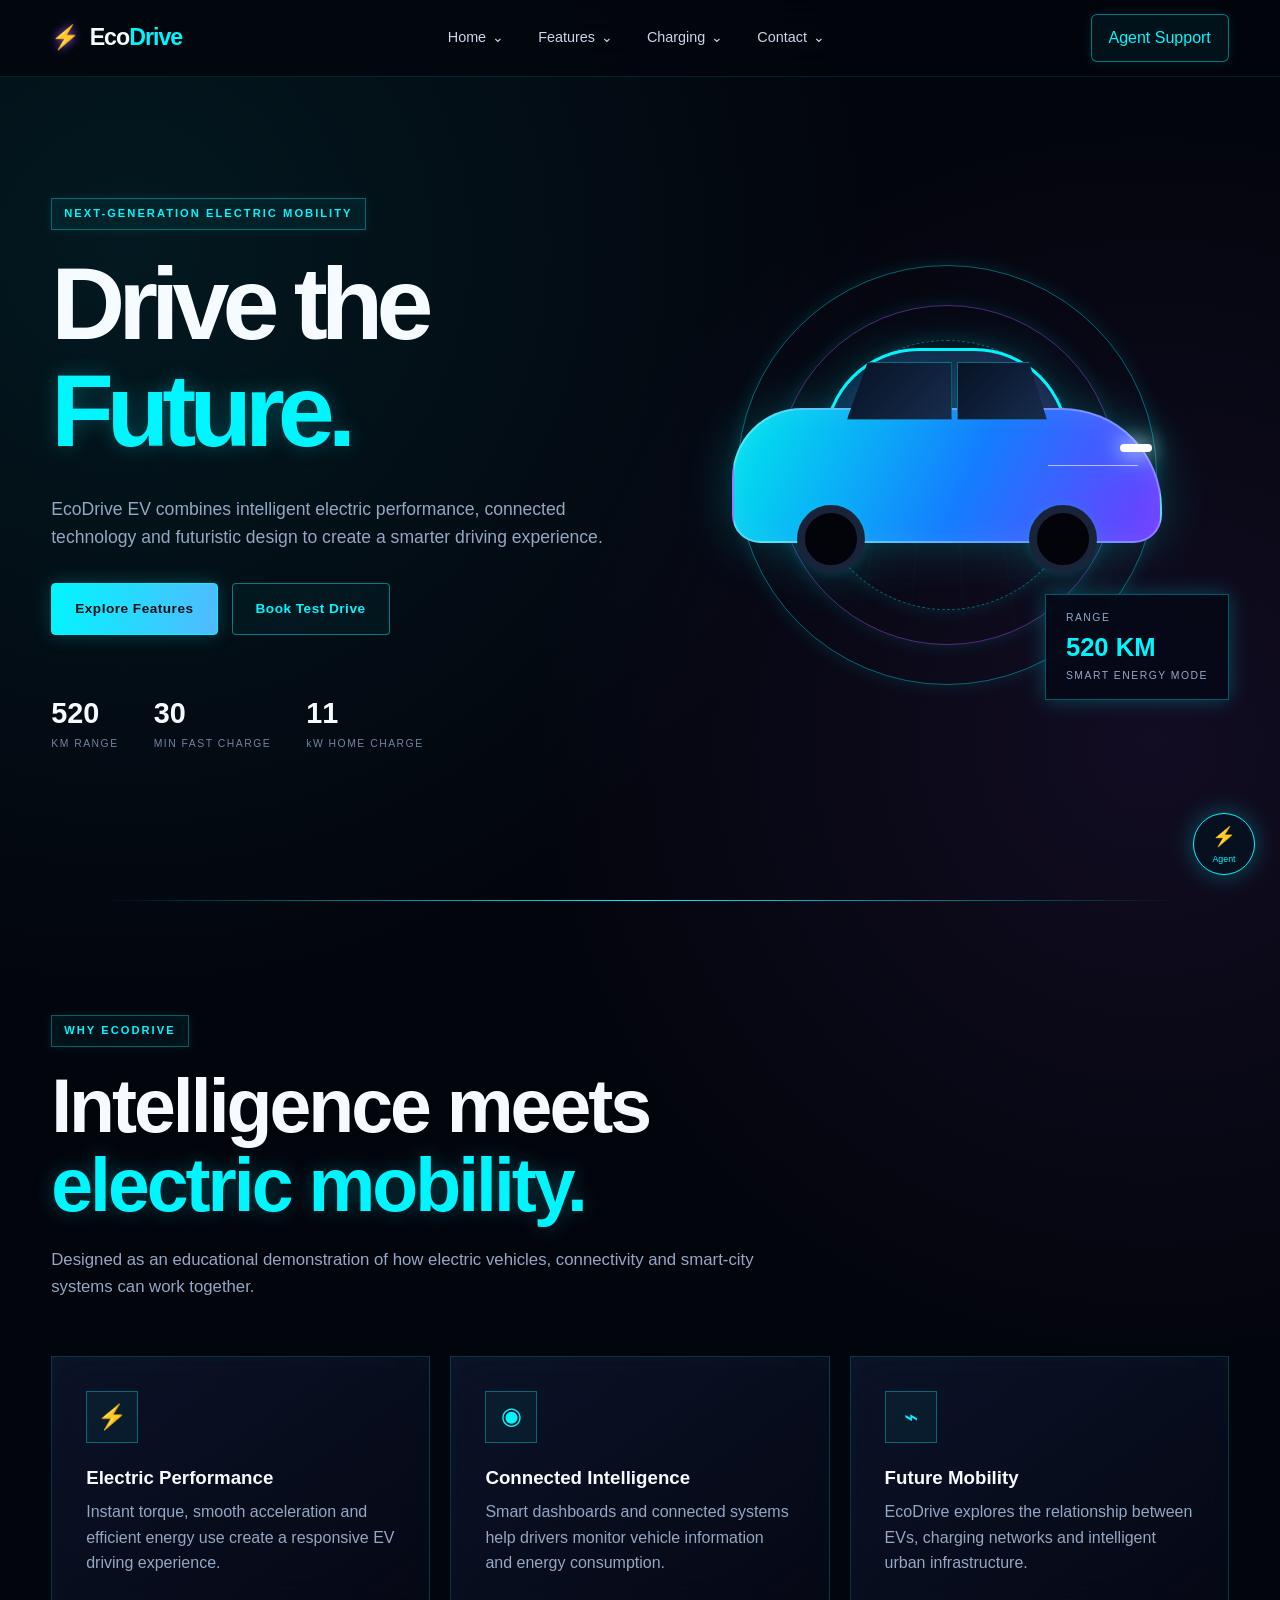
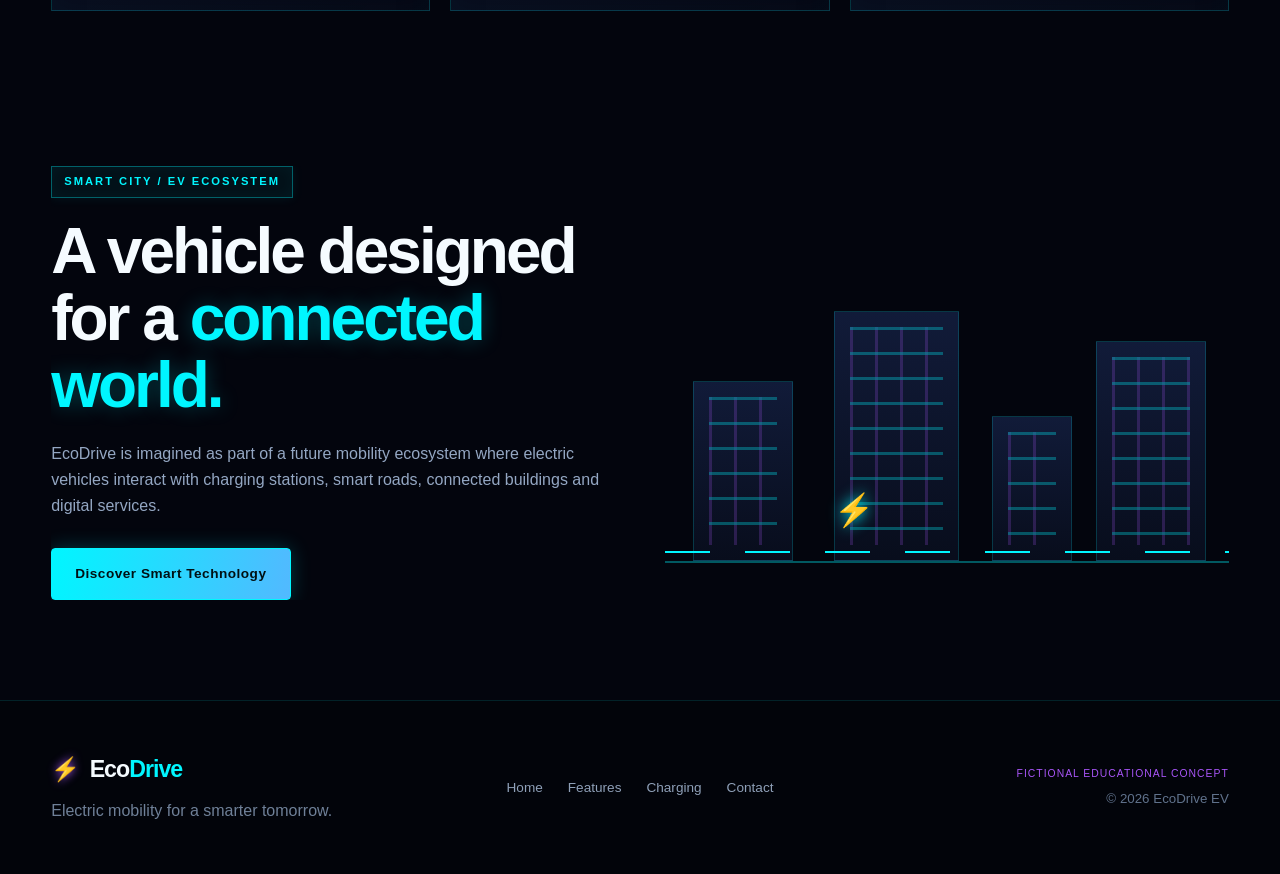
<file: index.html>
<!DOCTYPE html>
<html lang="en">
<head>
    <meta charset="UTF-8">
    <meta name="viewport" content="width=device-width, initial-scale=1.0">

    <title>EcoDrive EV | Futuristic Electric Mobility</title>

    <meta name="description"
          content="EcoDrive EV - a fictional futuristic electric vehicle and smart mobility concept.">

    <link rel="stylesheet" href="style.css">
</head>

<body>

<!-- ================= NAVIGATION ================= -->

<header class="navbar">

    <div class="nav-container">

        <a href="index.html" class="brand">
            <span class="brand-icon">⚡</span>
            Eco<span>Drive</span>
        </a>

        <button class="menu-toggle"
                id="menuToggle"
                aria-label="Open navigation">
            ☰
        </button>

        <nav class="main-nav" id="mainNav">

            <!-- HOME -->
            <div class="nav-dropdown">

                <a href="index.html" class="nav-link">
                    Home <span>⌄</span>
                </a>

                <div class="dropdown-menu">

                    <a href="index.html#overview">
                        EV Overview
                    </a>

                    <a href="index.html#why-ecodrive">
                        Why EcoDrive
                    </a>

                </div>

            </div>


            <!-- FEATURES -->
            <div class="nav-dropdown">

                <a href="features.html" class="nav-link">
                    Features <span>⌄</span>
                </a>

                <div class="dropdown-menu">

                    <a href="features.html#performance">
                        Performance
                    </a>

                    <a href="features.html#smart-tech">
                        Smart Technology
                    </a>

                </div>

            </div>


            <!-- CHARGING -->
            <div class="nav-dropdown">

                <a href="charging.html" class="nav-link">
                    Charging <span>⌄</span>
                </a>

                <div class="dropdown-menu">

                    <a href="charging.html#home-charging">
                        Home Charging
                    </a>

                    <a href="charging.html#fast-charging">
                        Fast Charging
                    </a>

                </div>

            </div>


            <!-- CONTACT -->
            <div class="nav-dropdown">

                <a href="contact.html" class="nav-link">
                    Contact <span>⌄</span>
                </a>

                <div class="dropdown-menu">

                    <a href="contact.html#test-drive">
                        Book a Test Drive
                    </a>

                    <a href="contact.html#support">
                        Customer Support
                    </a>

                </div>

            </div>

        </nav>

        <button class="nav-cta" data-open-chat>
            Agent Support
        </button>

    </div>

</header>


<!-- ================= HERO ================= -->

<main>

<section class="hero" id="overview">

    <div class="hero-grid">

        <div class="hero-content reveal">

            <div class="cyber-label">
                NEXT-GENERATION ELECTRIC MOBILITY
            </div>

            <h1>
                Drive the
                <span>Future.</span>
            </h1>

            <p class="hero-text">
                EcoDrive EV combines intelligent electric performance,
                connected technology and futuristic design to create
                a smarter driving experience.
            </p>

            <div class="hero-actions">

                <a href="features.html"
                   class="cyber-button primary-button">
                    Explore Features
                </a>

                <a href="contact.html#test-drive"
                   class="cyber-button secondary-button">
                    Book Test Drive
                </a>

            </div>

            <div class="hero-stats">

                <div class="stat">
                    <strong>520</strong>
                    <span>KM RANGE</span>
                </div>

                <div class="stat">
                    <strong>30</strong>
                    <span>MIN FAST CHARGE</span>
                </div>

                <div class="stat">
                    <strong>11</strong>
                    <span>kW HOME CHARGE</span>
                </div>

            </div>

        </div>


        <!-- Futuristic EV -->
        <div class="ev-visual reveal">

            <div class="city-grid"></div>

            <div class="energy-ring ring-one"></div>
            <div class="energy-ring ring-two"></div>
            <div class="energy-ring ring-three"></div>

            <div class="ev-car">

                <div class="ev-roof"></div>

                <div class="ev-window window-one"></div>
                <div class="ev-window window-two"></div>

                <div class="ev-body">

                    <div class="ev-light"></div>

                    <div class="ev-front-line"></div>

                </div>

                <div class="ev-wheel wheel-one"></div>
                <div class="ev-wheel wheel-two"></div>

            </div>

            <div class="range-panel">
                <span>RANGE</span>
                <strong>520 KM</strong>
                <small>SMART ENERGY MODE</small>
            </div>

        </div>

    </div>

</section>


<!-- ================= WHY ECODRIVE ================= -->

<section class="section cyber-section"
         id="why-ecodrive">

    <div class="section-heading reveal">

        <div class="cyber-label">
            WHY ECODRIVE
        </div>

        <h2>
            Intelligence meets
            <span>electric mobility.</span>
        </h2>

        <p>
            Designed as an educational demonstration of how
            electric vehicles, connectivity and smart-city systems
            can work together.
        </p>

    </div>


    <div class="glass-grid">

        <article class="glass-card reveal">

            <div class="card-icon">⚡</div>

            <h3>Electric Performance</h3>

            <p>
                Instant torque, smooth acceleration and efficient
                energy use create a responsive EV driving experience.
            </p>

        </article>


        <article class="glass-card reveal">

            <div class="card-icon">◉</div>

            <h3>Connected Intelligence</h3>

            <p>
                Smart dashboards and connected systems help drivers
                monitor vehicle information and energy consumption.
            </p>

        </article>


        <article class="glass-card reveal">

            <div class="card-icon">⌁</div>

            <h3>Future Mobility</h3>

            <p>
                EcoDrive explores the relationship between EVs,
                charging networks and intelligent urban infrastructure.
            </p>

        </article>

    </div>

</section>


<!-- ================= SMART CITY ================= -->

<section class="smart-city-section">

    <div class="smart-city-content reveal">

        <div class="cyber-label">
            SMART CITY / EV ECOSYSTEM
        </div>

        <h2>
            A vehicle designed
            for a <span>connected world.</span>
        </h2>

        <p>
            EcoDrive is imagined as part of a future mobility
            ecosystem where electric vehicles interact with
            charging stations, smart roads, connected buildings
            and digital services.
        </p>

        <a href="features.html#smart-tech"
           class="cyber-button primary-button">
            Discover Smart Technology
        </a>

    </div>

    <div class="city-animation">

        <div class="city-building building-one"></div>
        <div class="city-building building-two"></div>
        <div class="city-building building-three"></div>
        <div class="city-building building-four"></div>

        <div class="road-line"></div>

        <div class="city-car">
            ⚡
        </div>

    </div>

</section>

</main>


<!-- ================= FOOTER ================= -->

<footer class="footer">

    <div class="footer-container">

        <div>

            <a href="index.html" class="brand">
                <span class="brand-icon">⚡</span>
                Eco<span>Drive</span>
            </a>

            <p>
                Electric mobility for a smarter tomorrow.
            </p>

        </div>


        <div class="footer-links">

            <a href="index.html">Home</a>
            <a href="features.html">Features</a>
            <a href="charging.html">Charging</a>
            <a href="contact.html">Contact</a>

        </div>


        <div class="footer-note">

            <span>FICTIONAL EDUCATIONAL CONCEPT</span>

            <small>
                © 2026 EcoDrive EV
            </small>

        </div>

    </div>

</footer>


<!-- ================= CHATBOT ================= -->

<div class="chatbot" id="chatbot">

    <div class="chat-header">

        <div>
            <strong>EcoDrive Agent</strong>
            <span class="online-dot"></span>
            <small>Online</small>
        </div>

        <button id="closeChat"
                aria-label="Close chatbot">
            ×
        </button>

    </div>


    <div class="chat-messages"
         id="chatMessages">

        <div class="bot-message">
            Welcome to EcoDrive Agent Support!
            How may I help you?
        </div>

    </div>


    <div class="quick-actions">

        <button data-question="Tell me about EcoDrive">
            EcoDrive
        </button>

        <button data-question="What are the features?">
            Features
        </button>

        <button data-question="Tell me about charging">
            Charging
        </button>

        <button data-question="How can I book a test drive?">
            Test Drive
        </button>

    </div>


    <form class="chat-form" id="chatForm">

        <input type="text"
               id="chatInput"
               placeholder="Ask EcoDrive Agent..."
               autocomplete="off"
               required>

        <button type="submit">
            ➤
        </button>

    </form>

</div>


<button class="chat-launcher"
        id="chatLauncher"
        aria-label="Open EcoDrive Agent">
    <span>⚡</span>
    <small>Agent</small>
</button>


<script src="script.js"></script>

</body>
</html>
</file>
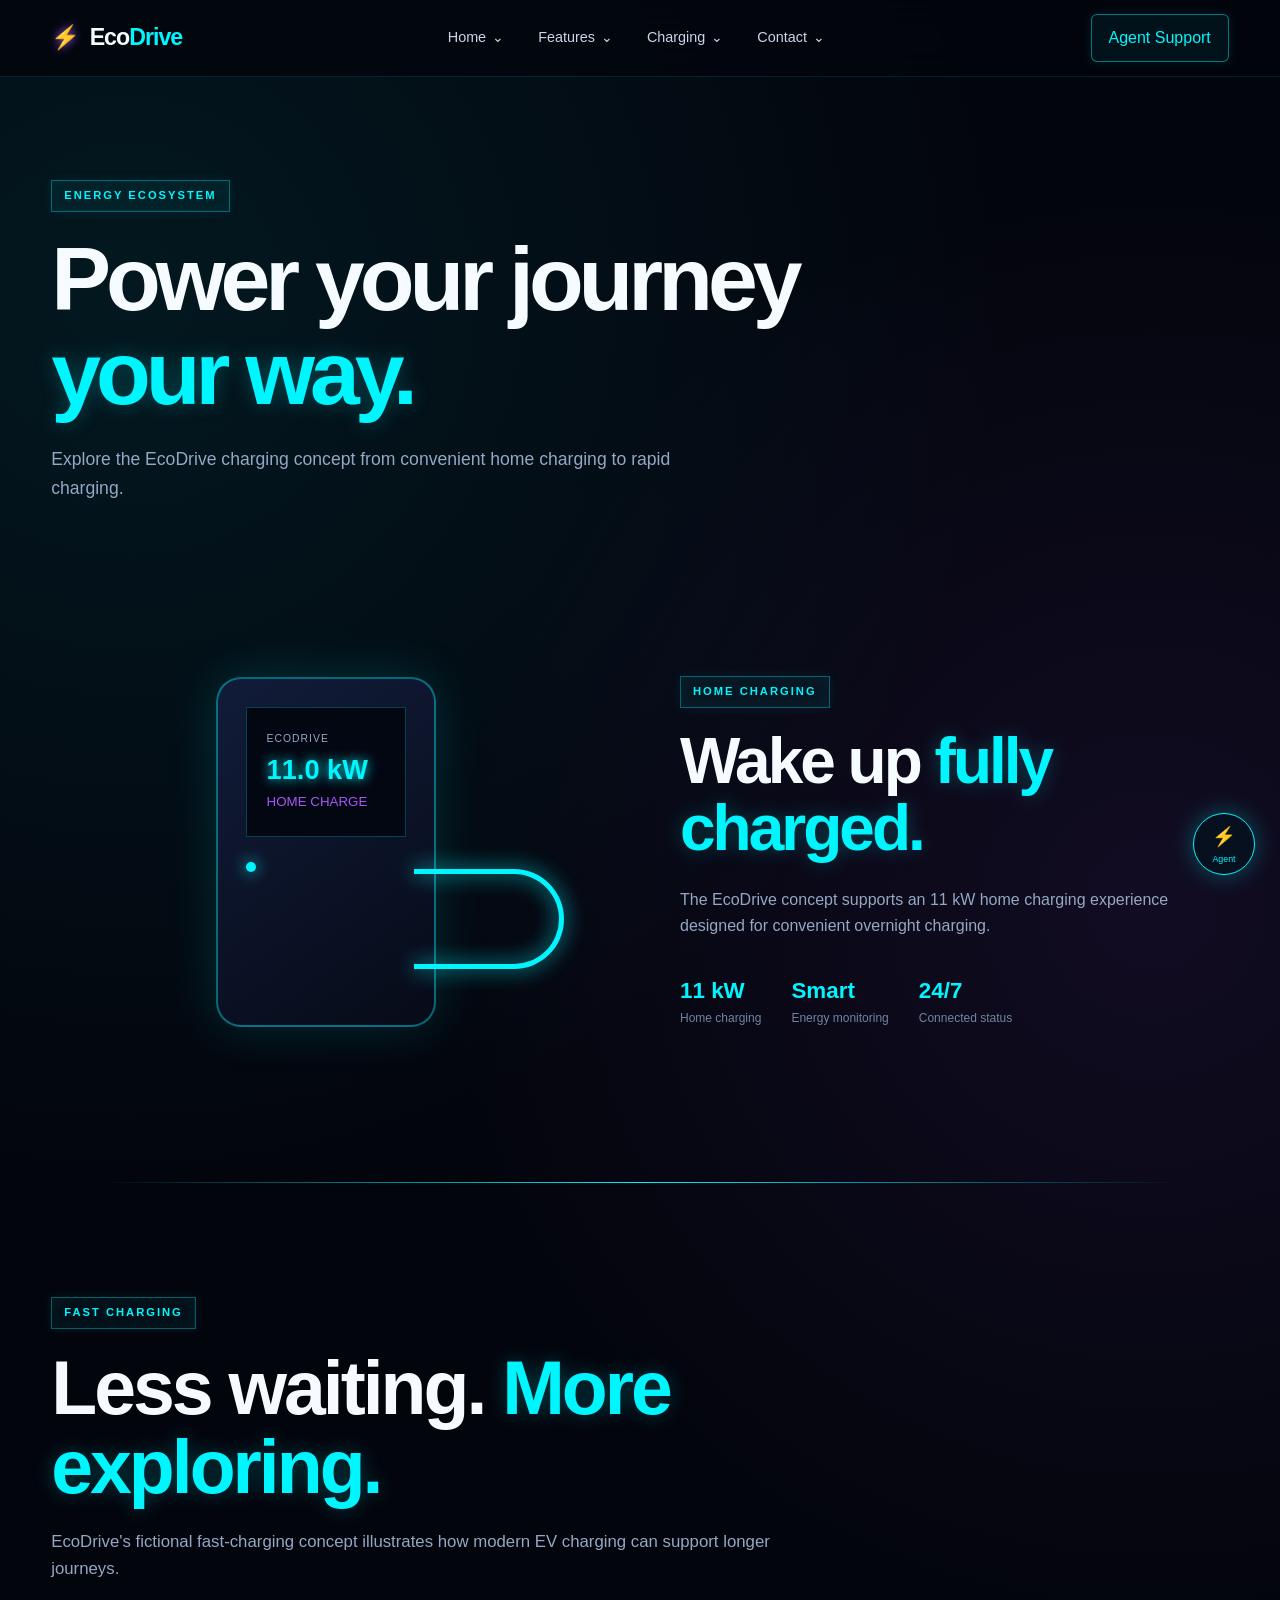
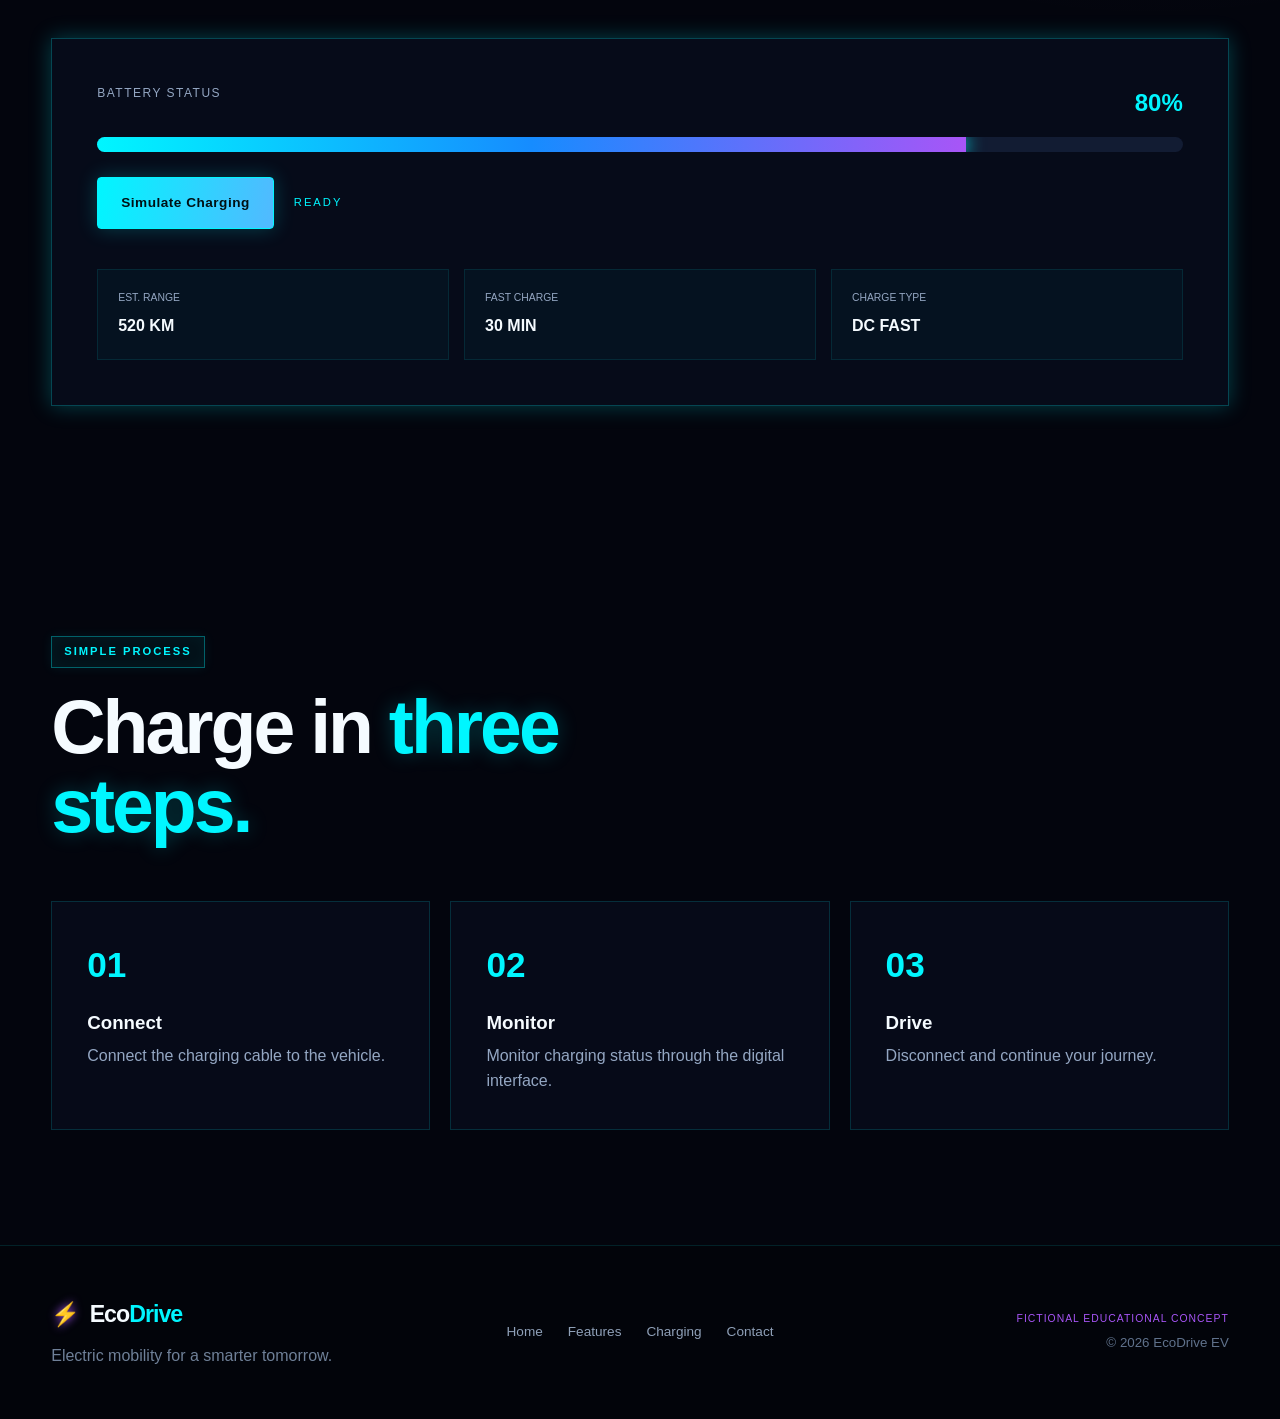
<file: charging.html>
<!DOCTYPE html>
<html lang="en">

<head>

    <meta charset="UTF-8">

    <meta name="viewport"
          content="width=device-width, initial-scale=1.0">

    <title>EcoDrive EV | Charging</title>

    <meta name="description"
          content="Explore EcoDrive EV home and fast charging.">

    <link rel="stylesheet" href="style.css">

</head>


<body>


<!-- ================= NAVIGATION ================= -->

<header class="navbar">

    <div class="nav-container">

        <a href="index.html" class="brand">
            <span class="brand-icon">⚡</span>
            Eco<span>Drive</span>
        </a>


        <button class="menu-toggle"
                id="menuToggle">
            ☰
        </button>


        <nav class="main-nav" id="mainNav">

            <div class="nav-dropdown">

                <a href="index.html" class="nav-link">
                    Home <span>⌄</span>
                </a>

                <div class="dropdown-menu">

                    <a href="index.html#overview">
                        EV Overview
                    </a>

                    <a href="index.html#why-ecodrive">
                        Why EcoDrive
                    </a>

                </div>

            </div>


            <div class="nav-dropdown">

                <a href="features.html" class="nav-link">
                    Features <span>⌄</span>
                </a>

                <div class="dropdown-menu">

                    <a href="features.html#performance">
                        Performance
                    </a>

                    <a href="features.html#smart-tech">
                        Smart Technology
                    </a>

                </div>

            </div>


            <div class="nav-dropdown">

                <a href="charging.html" class="nav-link">
                    Charging <span>⌄</span>
                </a>

                <div class="dropdown-menu">

                    <a href="#home-charging">
                        Home Charging
                    </a>

                    <a href="#fast-charging">
                        Fast Charging
                    </a>

                </div>

            </div>


            <div class="nav-dropdown">

                <a href="contact.html" class="nav-link">
                    Contact <span>⌄</span>
                </a>

                <div class="dropdown-menu">

                    <a href="contact.html#test-drive">
                        Book a Test Drive
                    </a>

                    <a href="contact.html#support">
                        Customer Support
                    </a>

                </div>

            </div>

        </nav>


        <button class="nav-cta" data-open-chat>
            Agent Support
        </button>

    </div>

</header>


<main>


<!-- ================= HERO ================= -->

<section class="page-hero">

    <div class="page-hero-content reveal">

        <div class="cyber-label">
            ENERGY ECOSYSTEM
        </div>

        <h1>
            Power your journey
            <span>your way.</span>
        </h1>

        <p>
            Explore the EcoDrive charging concept from
            convenient home charging to rapid charging.
        </p>

    </div>

</section>


<!-- ================= HOME CHARGING ================= -->

<section class="section"
         id="home-charging">

    <div class="charging-feature">

        <div class="charging-visual-large reveal">

            <div class="charger-unit">

                <div class="charger-screen">
                    <span>ECODRIVE</span>
                    <strong>11.0 kW</strong>
                    <small>HOME CHARGE</small>
                </div>

                <div class="charger-light"></div>

                <div class="charging-cable"></div>

            </div>

        </div>


        <div class="charging-info reveal">

            <div class="cyber-label">
                HOME CHARGING
            </div>

            <h2>
                Wake up
                <span>fully charged.</span>
            </h2>

            <p>
                The EcoDrive concept supports an 11 kW home
                charging experience designed for convenient
                overnight charging.
            </p>


            <div class="spec-list">

                <div>
                    <strong>11 kW</strong>
                    <span>Home charging</span>
                </div>

                <div>
                    <strong>Smart</strong>
                    <span>Energy monitoring</span>
                </div>

                <div>
                    <strong>24/7</strong>
                    <span>Connected status</span>
                </div>

            </div>

        </div>

    </div>

</section>


<!-- ================= FAST CHARGING ================= -->

<section class="section cyber-section"
         id="fast-charging">

    <div class="section-heading reveal">

        <div class="cyber-label">
            FAST CHARGING
        </div>

        <h2>
            Less waiting.
            <span>More exploring.</span>
        </h2>

        <p>
            EcoDrive's fictional fast-charging concept
            illustrates how modern EV charging can support
            longer journeys.
        </p>

    </div>


    <div class="charging-dashboard reveal">

        <div class="charge-progress">

            <div class="progress-header">

                <span>
                    BATTERY STATUS
                </span>

                <strong id="batteryValue">
                    80%
                </strong>

            </div>


            <div class="progress-track">

                <div class="progress-fill"
                     id="progressFill">
                </div>

            </div>


            <div class="charge-controls">

                <button id="chargeButton"
                        class="cyber-button primary-button">

                    Simulate Charging

                </button>

                <span id="chargeStatus">
                    READY
                </span>

            </div>

        </div>


        <div class="charging-data">

            <div>
                <span>EST. RANGE</span>
                <strong>520 KM</strong>
            </div>

            <div>
                <span>FAST CHARGE</span>
                <strong>30 MIN</strong>
            </div>

            <div>
                <span>CHARGE TYPE</span>
                <strong>DC FAST</strong>
            </div>

        </div>

    </div>

</section>


<!-- ================= CHARGING STEPS ================= -->

<section class="section">

    <div class="section-heading reveal">

        <div class="cyber-label">
            SIMPLE PROCESS
        </div>

        <h2>
            Charge in
            <span>three steps.</span>
        </h2>

    </div>


    <div class="steps-grid">

        <article class="step-card reveal">

            <div class="step-number">
                01
            </div>

            <h3>Connect</h3>

            <p>
                Connect the charging cable to the vehicle.
            </p>

        </article>


        <article class="step-card reveal">

            <div class="step-number">
                02
            </div>

            <h3>Monitor</h3>

            <p>
                Monitor charging status through the
                digital interface.
            </p>

        </article>


        <article class="step-card reveal">

            <div class="step-number">
                03
            </div>

            <h3>Drive</h3>

            <p>
                Disconnect and continue your journey.
            </p>

        </article>

    </div>

</section>


</main>


<footer class="footer">

    <div class="footer-container">

        <div>

            <a href="index.html" class="brand">
                <span class="brand-icon">⚡</span>
                Eco<span>Drive</span>
            </a>

            <p>
                Electric mobility for a smarter tomorrow.
            </p>

        </div>


        <div class="footer-links">

            <a href="index.html">Home</a>
            <a href="features.html">Features</a>
            <a href="charging.html">Charging</a>
            <a href="contact.html">Contact</a>

        </div>


        <div class="footer-note">

            <span>FICTIONAL EDUCATIONAL CONCEPT</span>

            <small>
                © 2026 EcoDrive EV
            </small>

        </div>

    </div>

</footer>


<!-- CHATBOT -->

<div class="chatbot" id="chatbot">

    <div class="chat-header">

        <div>
            <strong>EcoDrive Agent</strong>
            <span class="online-dot"></span>
            <small>Online</small>
        </div>

        <button id="closeChat">×</button>

    </div>


    <div class="chat-messages"
         id="chatMessages">

        <div class="bot-message">
            Welcome to EcoDrive Agent Support!
            How may I help you?
        </div>

    </div>


    <div class="quick-actions">

        <button data-question="Tell me about EcoDrive">
            EcoDrive
        </button>

        <button data-question="What are the features?">
            Features
        </button>

        <button data-question="Tell me about charging">
            Charging
        </button>

        <button data-question="How can I book a test drive?">
            Test Drive
        </button>

    </div>


    <form class="chat-form"
          id="chatForm">

        <input type="text"
               id="chatInput"
               placeholder="Ask EcoDrive Agent..."
               required>

        <button type="submit">
            ➤
        </button>

    </form>

</div>


<button class="chat-launcher"
        id="chatLauncher">

    <span>⚡</span>
    <small>Agent</small>

</button>


<script src="script.js"></script>

</body>

</html>
</file>
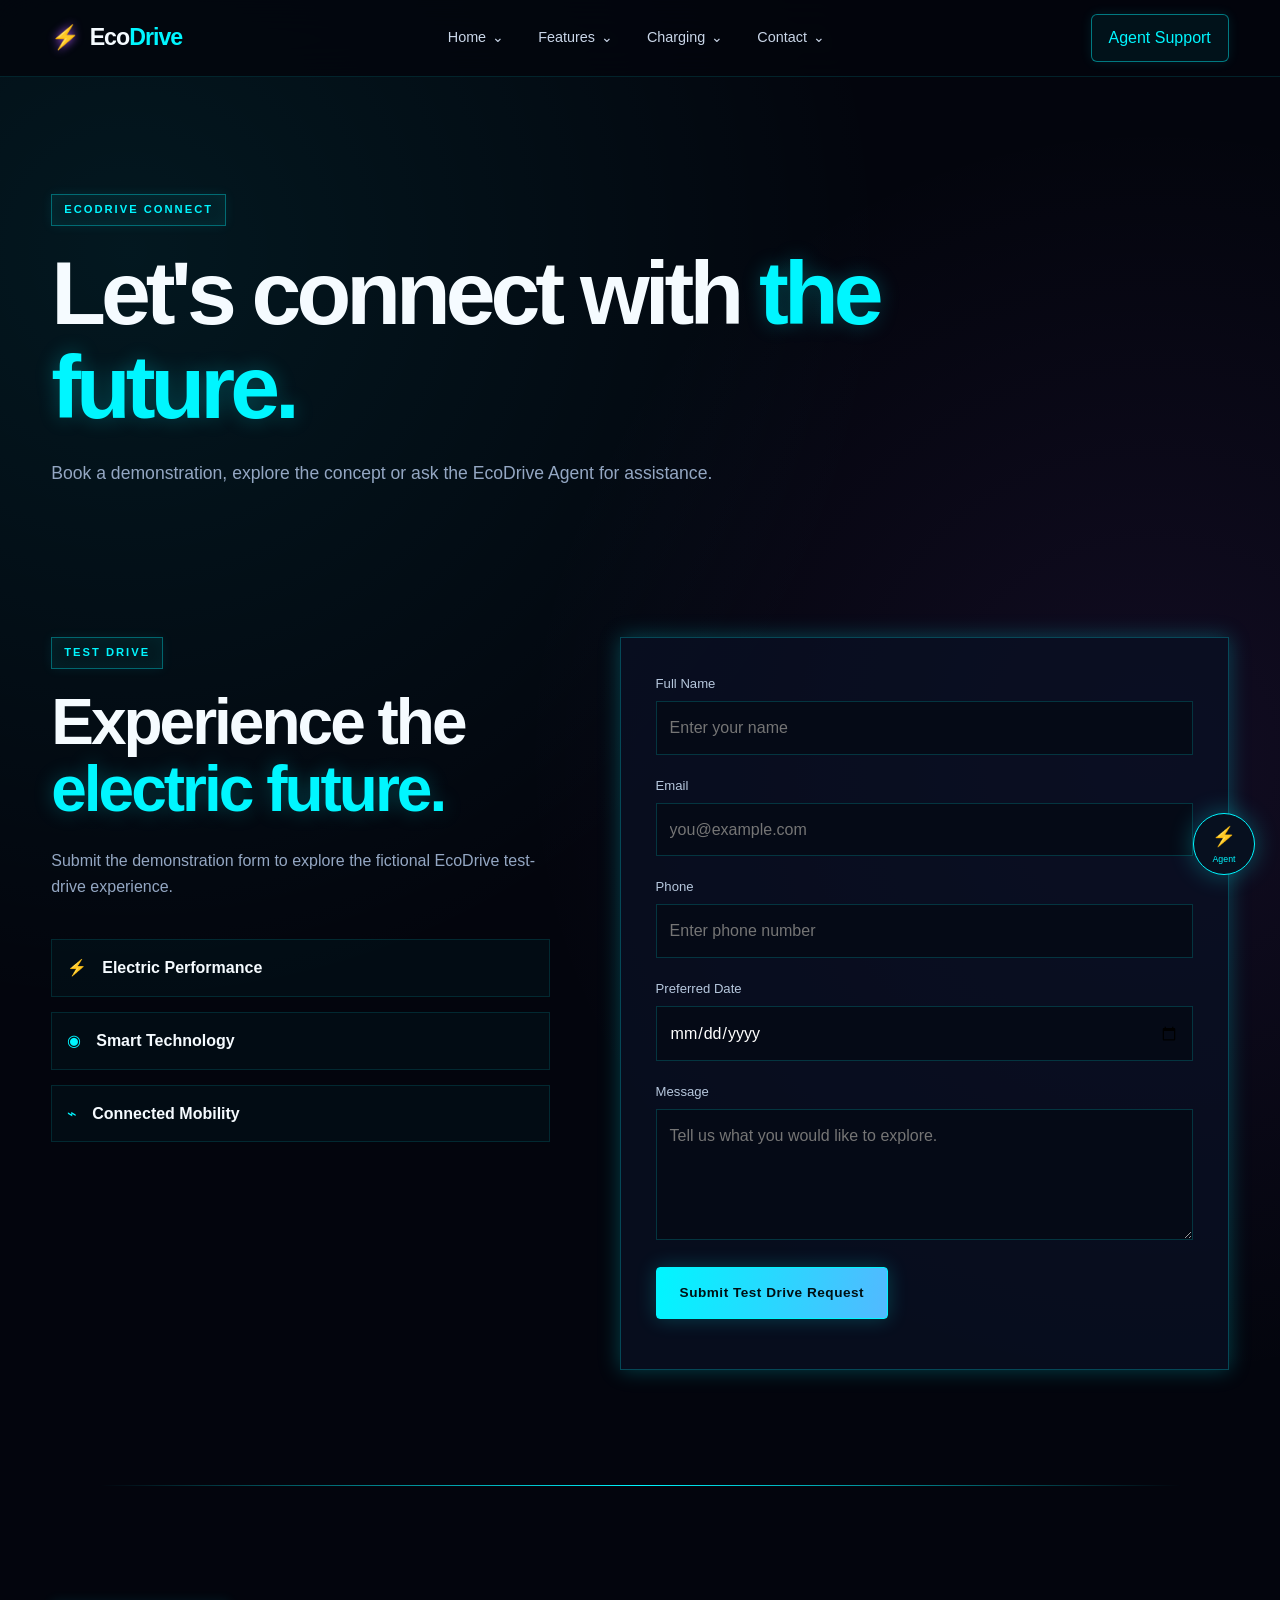
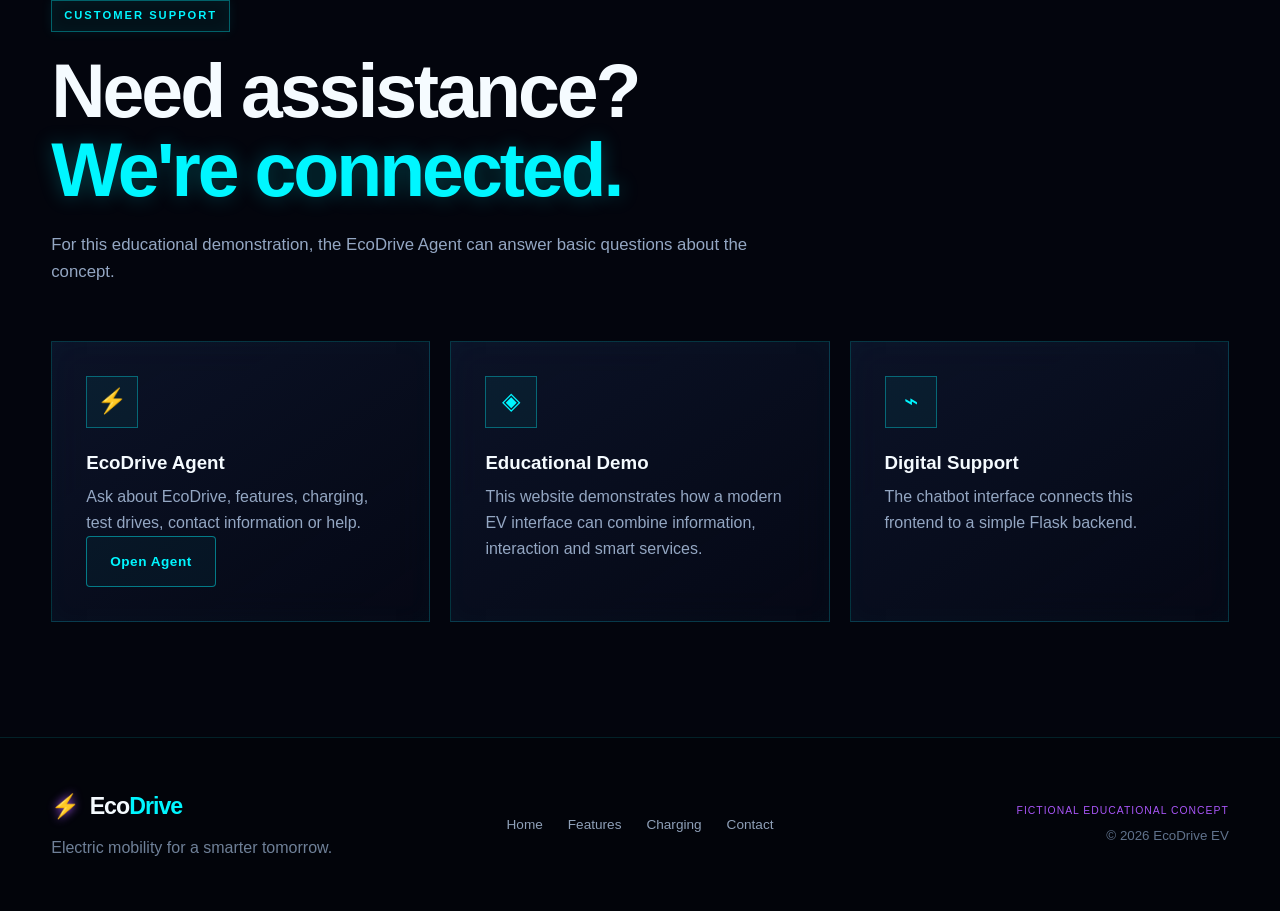
<file: contact.html>
<!DOCTYPE html>
<html lang="en">

<head>

    <meta charset="UTF-8">

    <meta name="viewport"
          content="width=device-width, initial-scale=1.0">

    <title>EcoDrive EV | Contact</title>

    <meta name="description"
          content="Contact EcoDrive EV and book a fictional test drive.">

    <link rel="stylesheet" href="style.css">

</head>


<body>


<!-- ================= NAVIGATION ================= -->

<header class="navbar">

    <div class="nav-container">

        <a href="index.html" class="brand">
            <span class="brand-icon">⚡</span>
            Eco<span>Drive</span>
        </a>


        <button class="menu-toggle"
                id="menuToggle">
            ☰
        </button>


        <nav class="main-nav" id="mainNav">

            <div class="nav-dropdown">

                <a href="index.html" class="nav-link">
                    Home <span>⌄</span>
                </a>

                <div class="dropdown-menu">

                    <a href="index.html#overview">
                        EV Overview
                    </a>

                    <a href="index.html#why-ecodrive">
                        Why EcoDrive
                    </a>

                </div>

            </div>


            <div class="nav-dropdown">

                <a href="features.html" class="nav-link">
                    Features <span>⌄</span>
                </a>

                <div class="dropdown-menu">

                    <a href="features.html#performance">
                        Performance
                    </a>

                    <a href="features.html#smart-tech">
                        Smart Technology
                    </a>

                </div>

            </div>


            <div class="nav-dropdown">

                <a href="charging.html" class="nav-link">
                    Charging <span>⌄</span>
                </a>

                <div class="dropdown-menu">

                    <a href="charging.html#home-charging">
                        Home Charging
                    </a>

                    <a href="charging.html#fast-charging">
                        Fast Charging
                    </a>

                </div>

            </div>


            <div class="nav-dropdown">

                <a href="contact.html" class="nav-link">
                    Contact <span>⌄</span>
                </a>

                <div class="dropdown-menu">

                    <a href="#test-drive">
                        Book a Test Drive
                    </a>

                    <a href="#support">
                        Customer Support
                    </a>

                </div>

            </div>

        </nav>


        <button class="nav-cta"
                data-open-chat>
            Agent Support
        </button>

    </div>

</header>


<main>


<!-- ================= HERO ================= -->

<section class="page-hero">

    <div class="page-hero-content reveal">

        <div class="cyber-label">
            ECODRIVE CONNECT
        </div>

        <h1>
            Let's connect with
            <span>the future.</span>
        </h1>

        <p>
            Book a demonstration, explore the concept or
            ask the EcoDrive Agent for assistance.
        </p>

    </div>

</section>


<!-- ================= TEST DRIVE ================= -->

<section class="section"
         id="test-drive">

    <div class="contact-grid">


        <div class="contact-intro reveal">

            <div class="cyber-label">
                TEST DRIVE
            </div>

            <h2>
                Experience the
                <span>electric future.</span>
            </h2>

            <p>
                Submit the demonstration form to explore
                the fictional EcoDrive test-drive experience.
            </p>


            <div class="contact-info">

                <div>
                    <span>⚡</span>
                    <strong>Electric Performance</strong>
                </div>

                <div>
                    <span>◉</span>
                    <strong>Smart Technology</strong>
                </div>

                <div>
                    <span>⌁</span>
                    <strong>Connected Mobility</strong>
                </div>

            </div>

        </div>


        <form class="cyber-form reveal"
              id="testDriveForm">

            <label for="fullName">
                Full Name
            </label>

            <input id="fullName"
                   type="text"
                   placeholder="Enter your name"
                   required>


            <label for="email">
                Email
            </label>

            <input id="email"
                   type="email"
                   placeholder="you@example.com"
                   required>


            <label for="phone">
                Phone
            </label>

            <input id="phone"
                   type="tel"
                   placeholder="Enter phone number"
                   required>


            <label for="driveDate">
                Preferred Date
            </label>

            <input id="driveDate"
                   type="date"
                   required>


            <label for="message">
                Message
            </label>

            <textarea id="message"
                      rows="4"
                      placeholder="Tell us what you would like to explore."></textarea>


            <button type="submit"
                    class="cyber-button primary-button">

                Submit Test Drive Request

            </button>


            <p id="testDriveMessage"
               class="form-success">
            </p>

        </form>

    </div>

</section>


<!-- ================= SUPPORT ================= -->

<section class="section cyber-section"
         id="support">

    <div class="section-heading reveal">

        <div class="cyber-label">
            CUSTOMER SUPPORT
        </div>

        <h2>
            Need assistance?
            <span>We're connected.</span>
        </h2>

        <p>
            For this educational demonstration, the EcoDrive
            Agent can answer basic questions about the concept.
        </p>

    </div>


    <div class="support-grid">


        <article class="glass-card reveal">

            <div class="card-icon">
                ⚡
            </div>

            <h3>EcoDrive Agent</h3>

            <p>
                Ask about EcoDrive, features, charging,
                test drives, contact information or help.
            </p>

            <button class="cyber-button secondary-button"
                    data-open-chat>

                Open Agent

            </button>

        </article>


        <article class="glass-card reveal">

            <div class="card-icon">
                ◈
            </div>

            <h3>Educational Demo</h3>

            <p>
                This website demonstrates how a modern
                EV interface can combine information,
                interaction and smart services.
            </p>

        </article>


        <article class="glass-card reveal">

            <div class="card-icon">
                ⌁
            </div>

            <h3>Digital Support</h3>

            <p>
                The chatbot interface connects this
                frontend to a simple Flask backend.
            </p>

        </article>


    </div>

</section>


</main>


<footer class="footer">

    <div class="footer-container">

        <div>

            <a href="index.html" class="brand">
                <span class="brand-icon">⚡</span>
                Eco<span>Drive</span>
            </a>

            <p>
                Electric mobility for a smarter tomorrow.
            </p>

        </div>


        <div class="footer-links">

            <a href="index.html">Home</a>
            <a href="features.html">Features</a>
            <a href="charging.html">Charging</a>
            <a href="contact.html">Contact</a>

        </div>


        <div class="footer-note">

            <span>FICTIONAL EDUCATIONAL CONCEPT</span>

            <small>
                © 2026 EcoDrive EV
            </small>

        </div>

    </div>

</footer>


<!-- CHATBOT -->

<div class="chatbot" id="chatbot">

    <div class="chat-header">

        <div>
            <strong>EcoDrive Agent</strong>
            <span class="online-dot"></span>
            <small>Online</small>
        </div>

        <button id="closeChat">
            ×
        </button>

    </div>


    <div class="chat-messages"
         id="chatMessages">

        <div class="bot-message">
            Welcome to EcoDrive Agent Support!
            How may I help you?
        </div>

    </div>


    <div class="quick-actions">

        <button data-question="Tell me about EcoDrive">
            EcoDrive
        </button>

        <button data-question="What are the features?">
            Features
        </button>

        <button data-question="Tell me about charging">
            Charging
        </button>

        <button data-question="How can I book a test drive?">
            Test Drive
        </button>

    </div>


    <form class="chat-form"
          id="chatForm">

        <input type="text"
               id="chatInput"
               placeholder="Ask EcoDrive Agent..."
               required>

        <button type="submit">
            ➤
        </button>

    </form>

</div>


<button class="chat-launcher"
        id="chatLauncher">

    <span>⚡</span>
    <small>Agent</small>

</button>


<script src="script.js"></script>

</body>

</html>
</file>
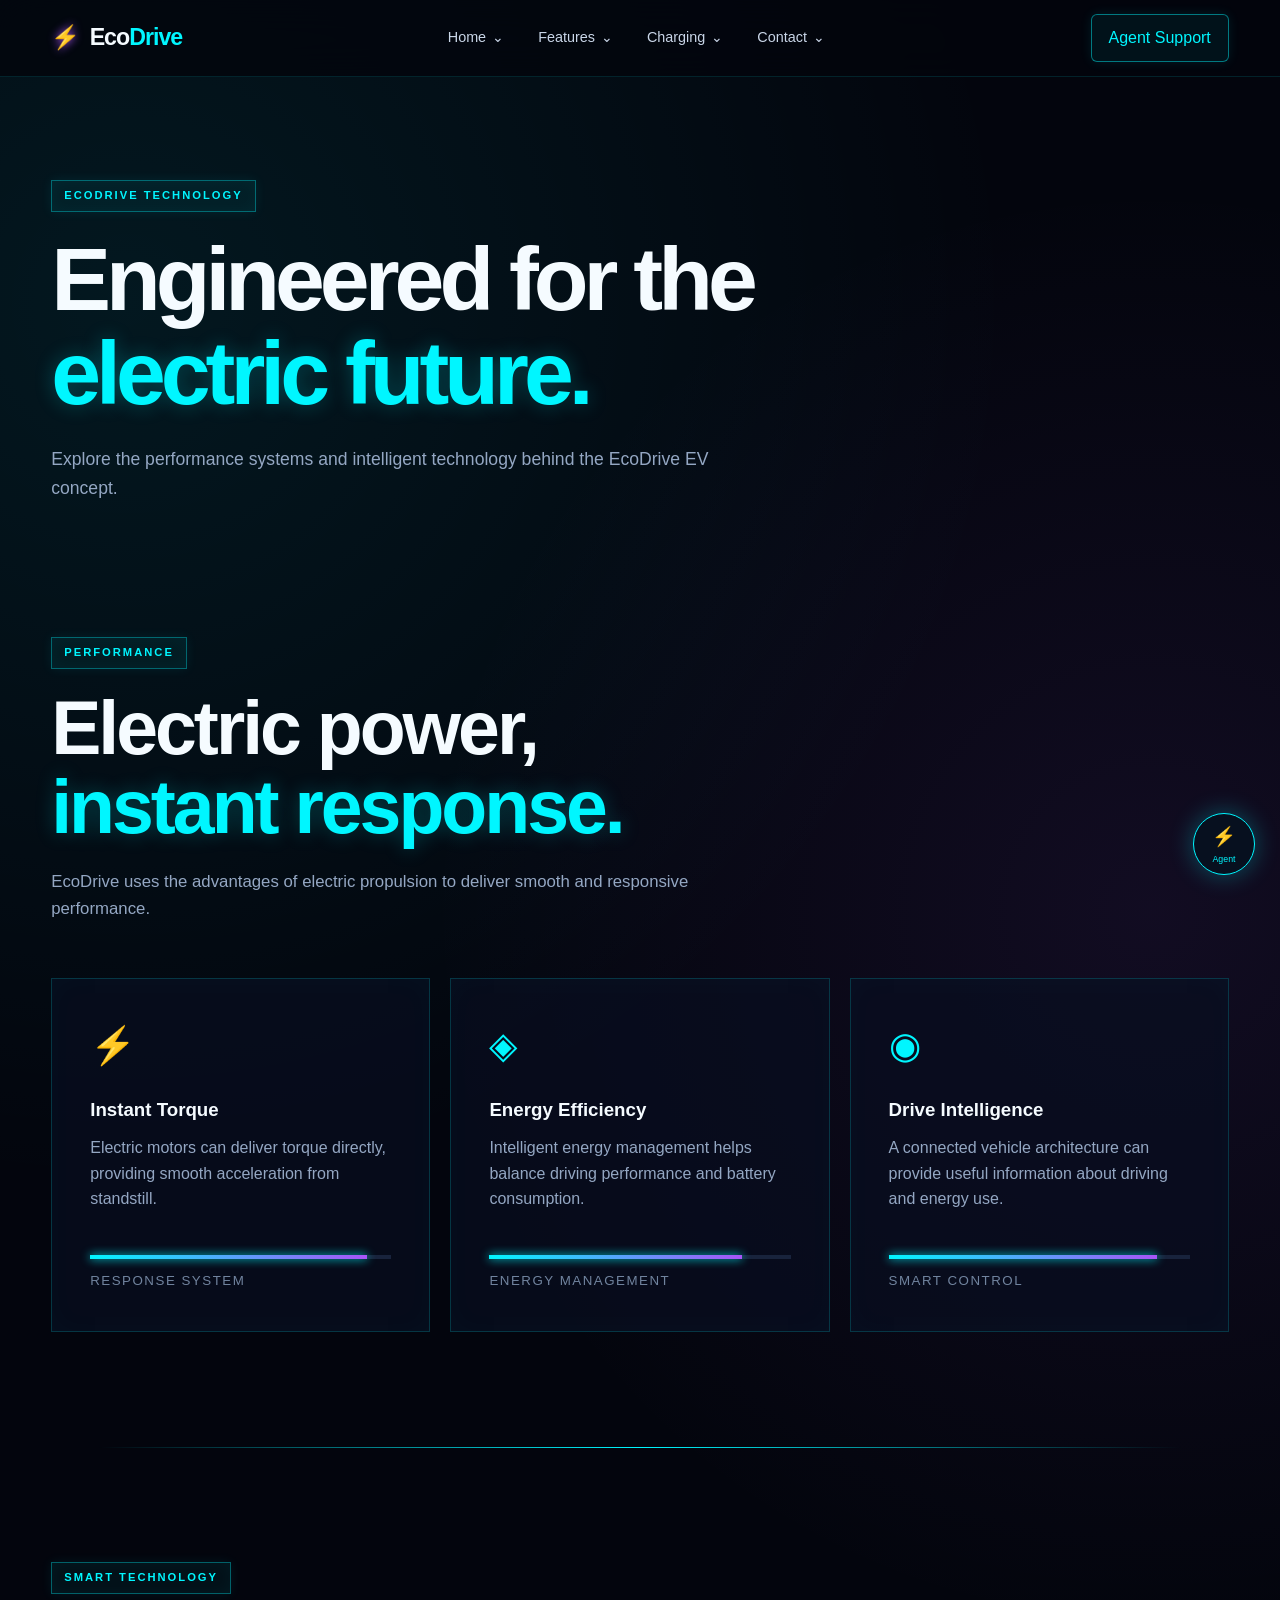
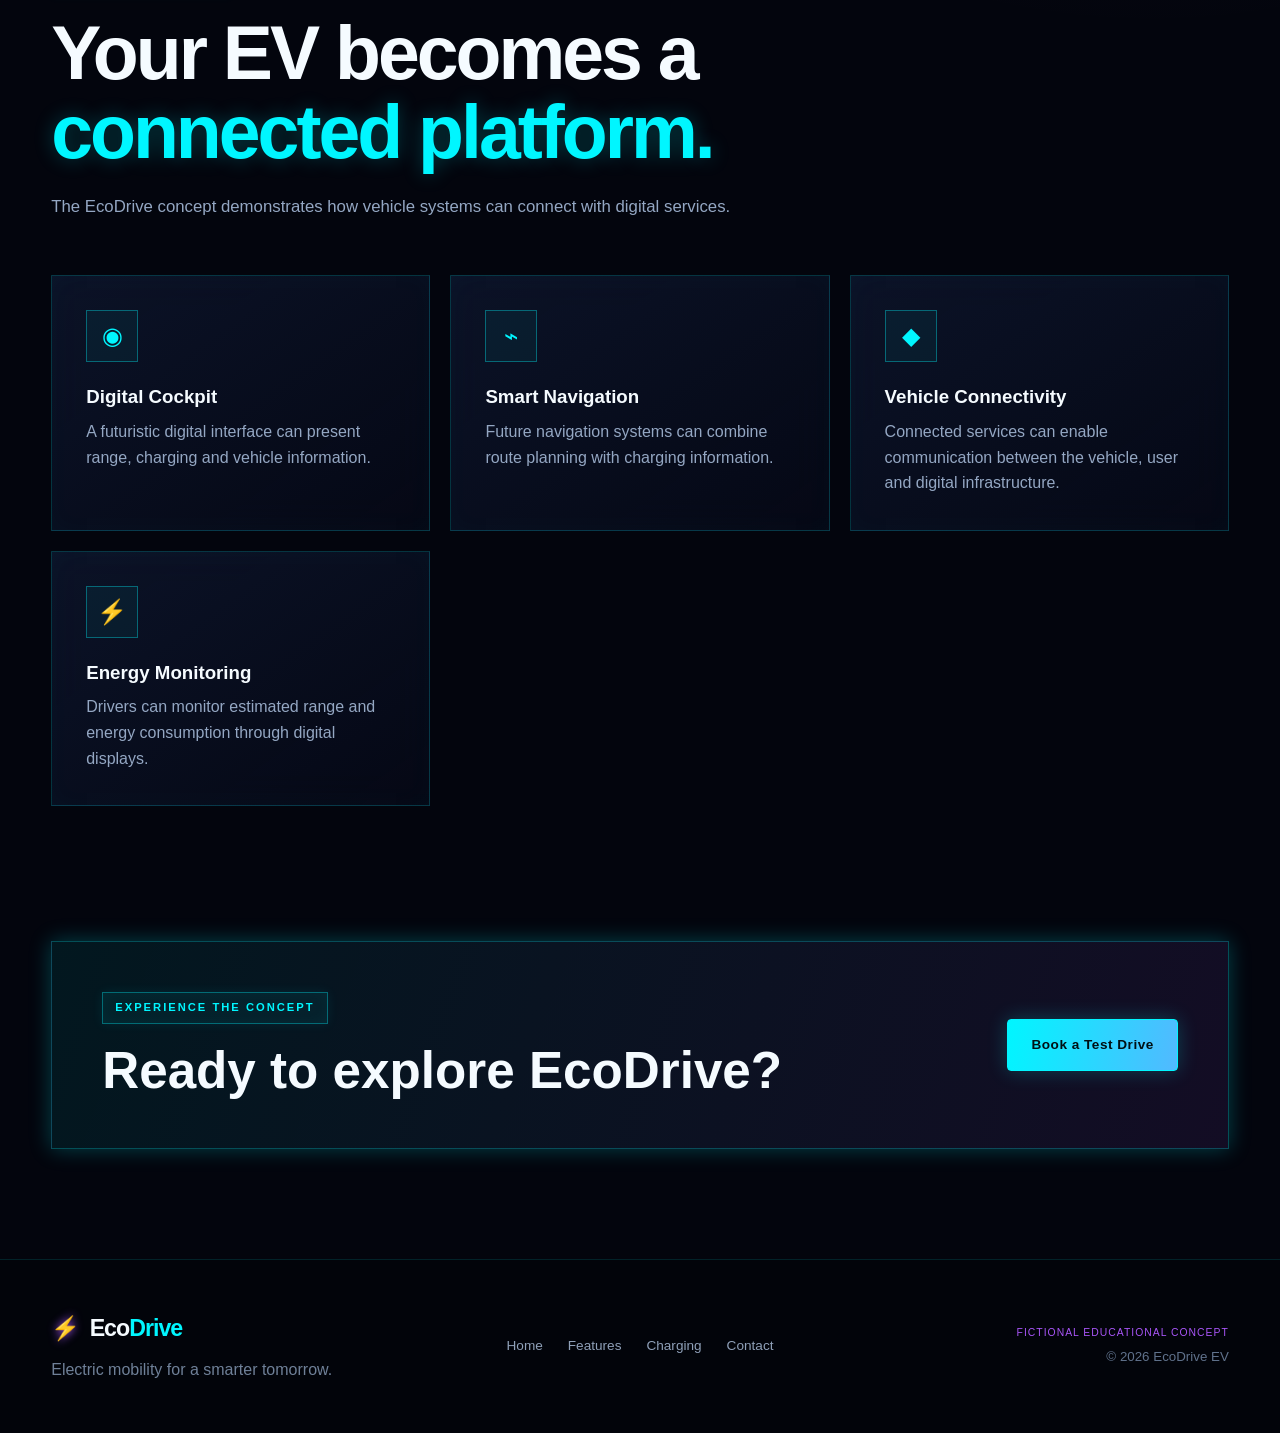
<file: features.html>
<!DOCTYPE html>
<html lang="en">
<head>

    <meta charset="UTF-8">

    <meta name="viewport"
          content="width=device-width, initial-scale=1.0">

    <title>EcoDrive EV | Features</title>

    <meta name="description"
          content="Explore EcoDrive EV performance and smart technology.">

    <link rel="stylesheet" href="style.css">

</head>

<body>


<!-- ================= NAVIGATION ================= -->

<header class="navbar">

    <div class="nav-container">

        <a href="index.html" class="brand">
            <span class="brand-icon">⚡</span>
            Eco<span>Drive</span>
        </a>

        <button class="menu-toggle"
                id="menuToggle">
            ☰
        </button>


        <nav class="main-nav" id="mainNav">

            <div class="nav-dropdown">

                <a href="index.html" class="nav-link">
                    Home <span>⌄</span>
                </a>

                <div class="dropdown-menu">

                    <a href="index.html#overview">
                        EV Overview
                    </a>

                    <a href="index.html#why-ecodrive">
                        Why EcoDrive
                    </a>

                </div>

            </div>


            <div class="nav-dropdown">

                <a href="features.html" class="nav-link">
                    Features <span>⌄</span>
                </a>

                <div class="dropdown-menu">

                    <a href="#performance">
                        Performance
                    </a>

                    <a href="#smart-tech">
                        Smart Technology
                    </a>

                </div>

            </div>


            <div class="nav-dropdown">

                <a href="charging.html" class="nav-link">
                    Charging <span>⌄</span>
                </a>

                <div class="dropdown-menu">

                    <a href="charging.html#home-charging">
                        Home Charging
                    </a>

                    <a href="charging.html#fast-charging">
                        Fast Charging
                    </a>

                </div>

            </div>


            <div class="nav-dropdown">

                <a href="contact.html" class="nav-link">
                    Contact <span>⌄</span>
                </a>

                <div class="dropdown-menu">

                    <a href="contact.html#test-drive">
                        Book a Test Drive
                    </a>

                    <a href="contact.html#support">
                        Customer Support
                    </a>

                </div>

            </div>

        </nav>


        <button class="nav-cta" data-open-chat>
            Agent Support
        </button>

    </div>

</header>


<main>


<!-- ================= PAGE HERO ================= -->

<section class="page-hero">

    <div class="page-hero-content reveal">

        <div class="cyber-label">
            ECODRIVE TECHNOLOGY
        </div>

        <h1>
            Engineered for the
            <span>electric future.</span>
        </h1>

        <p>
            Explore the performance systems and intelligent
            technology behind the EcoDrive EV concept.
        </p>

    </div>

</section>


<!-- ================= PERFORMANCE ================= -->

<section class="section" id="performance">

    <div class="section-heading reveal">

        <div class="cyber-label">
            PERFORMANCE
        </div>

        <h2>
            Electric power,
            <span>instant response.</span>
        </h2>

        <p>
            EcoDrive uses the advantages of electric propulsion
            to deliver smooth and responsive performance.
        </p>

    </div>


    <div class="feature-large-grid">

        <article class="cyber-panel reveal">

            <div class="large-icon">
                ⚡
            </div>

            <h3>Instant Torque</h3>

            <p>
                Electric motors can deliver torque directly,
                providing smooth acceleration from standstill.
            </p>

            <div class="data-bar">
                <span style="width:92%"></span>
            </div>

            <small>
                RESPONSE SYSTEM
            </small>

        </article>


        <article class="cyber-panel reveal">

            <div class="large-icon">
                ◈
            </div>

            <h3>Energy Efficiency</h3>

            <p>
                Intelligent energy management helps balance
                driving performance and battery consumption.
            </p>

            <div class="data-bar">
                <span style="width:84%"></span>
            </div>

            <small>
                ENERGY MANAGEMENT
            </small>

        </article>


        <article class="cyber-panel reveal">

            <div class="large-icon">
                ◉
            </div>

            <h3>Drive Intelligence</h3>

            <p>
                A connected vehicle architecture can provide
                useful information about driving and energy use.
            </p>

            <div class="data-bar">
                <span style="width:89%"></span>
            </div>

            <small>
                SMART CONTROL
            </small>

        </article>

    </div>

</section>


<!-- ================= SMART TECHNOLOGY ================= -->

<section class="section cyber-section"
         id="smart-tech">

    <div class="section-heading reveal">

        <div class="cyber-label">
            SMART TECHNOLOGY
        </div>

        <h2>
            Your EV becomes a
            <span>connected platform.</span>
        </h2>

        <p>
            The EcoDrive concept demonstrates how vehicle
            systems can connect with digital services.
        </p>

    </div>


    <div class="glass-grid">

        <article class="glass-card reveal">

            <div class="card-icon">
                ◉
            </div>

            <h3>Digital Cockpit</h3>

            <p>
                A futuristic digital interface can present
                range, charging and vehicle information.
            </p>

        </article>


        <article class="glass-card reveal">

            <div class="card-icon">
                ⌁
            </div>

            <h3>Smart Navigation</h3>

            <p>
                Future navigation systems can combine route
                planning with charging information.
            </p>

        </article>


        <article class="glass-card reveal">

            <div class="card-icon">
                ◆
            </div>

            <h3>Vehicle Connectivity</h3>

            <p>
                Connected services can enable communication
                between the vehicle, user and digital infrastructure.
            </p>

        </article>


        <article class="glass-card reveal">

            <div class="card-icon">
                ⚡
            </div>

            <h3>Energy Monitoring</h3>

            <p>
                Drivers can monitor estimated range and
                energy consumption through digital displays.
            </p>

        </article>

    </div>

</section>


<!-- ================= CTA ================= -->

<section class="cyber-cta">

    <div>

        <div class="cyber-label">
            EXPERIENCE THE CONCEPT
        </div>

        <h2>
            Ready to explore
            EcoDrive?
        </h2>

    </div>

    <a href="contact.html#test-drive"
       class="cyber-button primary-button">
        Book a Test Drive
    </a>

</section>


</main>


<footer class="footer">

    <div class="footer-container">

        <div>

            <a href="index.html" class="brand">
                <span class="brand-icon">⚡</span>
                Eco<span>Drive</span>
            </a>

            <p>
                Electric mobility for a smarter tomorrow.
            </p>

        </div>


        <div class="footer-links">

            <a href="index.html">Home</a>
            <a href="features.html">Features</a>
            <a href="charging.html">Charging</a>
            <a href="contact.html">Contact</a>

        </div>


        <div class="footer-note">

            <span>FICTIONAL EDUCATIONAL CONCEPT</span>

            <small>
                © 2026 EcoDrive EV
            </small>

        </div>

    </div>

</footer>


<!-- CHATBOT -->

<div class="chatbot" id="chatbot">

    <div class="chat-header">

        <div>
            <strong>EcoDrive Agent</strong>
            <span class="online-dot"></span>
            <small>Online</small>
        </div>

        <button id="closeChat">×</button>

    </div>


    <div class="chat-messages"
         id="chatMessages">

        <div class="bot-message">
            Welcome to EcoDrive Agent Support!
            How may I help you?
        </div>

    </div>


    <div class="quick-actions">

        <button data-question="Tell me about EcoDrive">
            EcoDrive
        </button>

        <button data-question="What are the features?">
            Features
        </button>

        <button data-question="Tell me about charging">
            Charging
        </button>

        <button data-question="How can I book a test drive?">
            Test Drive
        </button>

    </div>


    <form class="chat-form" id="chatForm">

        <input type="text"
               id="chatInput"
               placeholder="Ask EcoDrive Agent..."
               required>

        <button type="submit">➤</button>

    </form>

</div>


<button class="chat-launcher"
        id="chatLauncher">

    <span>⚡</span>
    <small>Agent</small>

</button>


<script src="script.js"></script>

</body>
</html>
</file>
<file: style.css>
/* =========================================================
   ECODRIVE EV
   NEON CYBER DESIGN SYSTEM
========================================================= */

* {
    margin: 0;
    padding: 0;
    box-sizing: border-box;
}


:root {

    --bg: #03050d;

    --bg-secondary: #070b18;

    --panel: rgba(12, 18, 38, 0.72);

    --panel-solid: #0b1022;

    --cyan: #00f6ff;

    --blue: #168cff;

    --purple: #a855f7;

    --pink: #ff36d1;

    --white: #f5fbff;

    --muted: #94a7c3;

    --border: rgba(0, 246, 255, 0.25);

    --shadow-cyan:
        0 0 20px rgba(0, 246, 255, 0.25);

    --shadow-purple:
        0 0 25px rgba(168, 85, 247, 0.25);

}


html {
    scroll-behavior: smooth;
}


body {

    font-family:
        Inter,
        "Segoe UI",
        Arial,
        sans-serif;

    background:

        radial-gradient(
            circle at 10% 10%,
            rgba(0, 246, 255, 0.08),
            transparent 30%
        ),

        radial-gradient(
            circle at 90% 30%,
            rgba(168, 85, 247, 0.09),
            transparent 30%
        ),

        var(--bg);

    color: var(--white);

    line-height: 1.6;

    overflow-x: hidden;

}


body::before {

    content: "";

    position: fixed;

    inset: 0;

    pointer-events: none;

    opacity: 0.08;

    background-image:

        linear-gradient(
            rgba(255,255,255,.08) 1px,
            transparent 1px
        ),

        linear-gradient(
            90deg,
            rgba(255,255,255,.08) 1px,
            transparent 1px
        );

    background-size: 60px 60px;

    mask-image:
        linear-gradient(
            to bottom,
            black,
            transparent 80%
        );

    z-index: -1;

}


a {
    color: inherit;
    text-decoration: none;
}


button,
input,
textarea {
    font: inherit;
}


button {
    cursor: pointer;
}


.navbar {

    position: fixed;

    top: 0;
    left: 0;

    width: 100%;

    z-index: 1000;

    background:
        rgba(3, 5, 13, 0.82);

    backdrop-filter: blur(18px);

    border-bottom:
        1px solid rgba(0, 246, 255, 0.12);

}


.nav-container {

    width: min(1200px, 92%);

    height: 76px;

    margin: auto;

    display: flex;

    align-items: center;

    gap: 30px;

}


.brand {

    font-size: 1.45rem;

    font-weight: 900;

    letter-spacing: -1px;

    white-space: nowrap;

    color: var(--white);

}


.brand span:last-child {
    color: var(--cyan);
}


.brand-icon {

    color: var(--purple);

    margin-right: 5px;

    text-shadow:
        0 0 10px var(--purple);
}


.main-nav {

    display: flex;

    align-items: center;

    justify-content: center;

    gap: 8px;

    flex: 1;

}


.nav-dropdown {

    position: relative;

}


.nav-link {

    display: flex;

    align-items: center;

    gap: 6px;

    padding: 28px 13px;

    color: #c9d6e8;

    font-size: .9rem;

    transition: .25s;

}


.nav-link:hover {

    color: var(--cyan);

    text-shadow:
        0 0 12px rgba(0,246,255,.7);

}


.dropdown-menu {

    position: absolute;

    top: 68px;

    left: 0;

    min-width: 200px;

    padding: 10px;

    background:
        rgba(6, 11, 27, .96);

    border:
        1px solid rgba(0,246,255,.28);

    box-shadow:
        var(--shadow-cyan);

    backdrop-filter: blur(18px);

    opacity: 0;

    visibility: hidden;

    transform:
        translateY(10px);

    transition: .25s;

}


.nav-dropdown:hover .dropdown-menu {

    opacity: 1;

    visibility: visible;

    transform:
        translateY(0);

}


.dropdown-menu a {

    display: block;

    padding: 11px 13px;

    color: var(--muted);

    font-size: .84rem;

    border-left:
        2px solid transparent;

    transition: .2s;

}


.dropdown-menu a:hover {

    color: var(--cyan);

    border-left-color:
        var(--cyan);

    background:
        rgba(0,246,255,.06);

}


.nav-cta {

    padding: 10px 17px;

    color: var(--cyan);

    background:
        rgba(0,246,255,.06);

    border:
        1px solid rgba(0,246,255,.45);

    border-radius: 6px;

    box-shadow:
        0 0 12px rgba(0,246,255,.1);

}


.menu-toggle {

    display: none;

    margin-left: auto;

    background: transparent;

    border: 0;

    color: var(--cyan);

    font-size: 1.7rem;

}


/* =========================================================
   GENERAL
========================================================= */

.section {

    width: min(1200px, 92%);

    margin: auto;

    padding: 115px 0;

}


.cyber-label {

    display: inline-block;

    padding: 6px 12px;

    margin-bottom: 20px;

    color: var(--cyan);

    border:
        1px solid rgba(0,246,255,.35);

    background:
        rgba(0,246,255,.05);

    font-size: .7rem;

    letter-spacing: 2px;

    font-weight: 800;

    box-shadow:
        inset 0 0 15px rgba(0,246,255,.04),
        0 0 12px rgba(0,246,255,.08);

}


h1,
h2,
h3 {

    line-height: 1.05;

}


h1 span,
h2 span {

    color: var(--cyan);

    text-shadow:
        0 0 20px rgba(0,246,255,.25);

}


.section-heading {

    max-width: 720px;

    margin-bottom: 55px;

}


.section-heading h2 {

    font-size:
        clamp(2.5rem, 6vw, 4.7rem);

    margin-bottom: 22px;

    letter-spacing: -3px;

}


.section-heading p {

    color: var(--muted);

    font-size: 1.05rem;

}


/* =========================================================
   HERO
========================================================= */

.hero {

    min-height: 100vh;

    padding:
        130px 0 80px;

    width: min(1200px, 92%);

    margin: auto;

    display: flex;

    align-items: center;

}


.hero-grid {

    width: 100%;

    display: grid;

    grid-template-columns:
        1fr 1fr;

    gap: 50px;

    align-items: center;

}


.hero h1 {

    font-size:
        clamp(4rem, 8vw, 7.5rem);

    letter-spacing: -7px;

    margin-bottom: 30px;

}


.hero-text {

    max-width: 600px;

    color: var(--muted);

    font-size: 1.1rem;

    margin-bottom: 32px;

}


.hero-actions {

    display: flex;

    gap: 14px;

    flex-wrap: wrap;

}


.cyber-button {

    position: relative;

    display: inline-flex;

    align-items: center;

    justify-content: center;

    padding: 14px 23px;

    border: 1px solid;

    border-radius: 4px;

    font-weight: 800;

    font-size: .85rem;

    letter-spacing: .5px;

    overflow: hidden;

    transition:
        .3s;

}


.primary-button {

    color: #001014;

    border-color: var(--cyan);

    background:
        linear-gradient(
            100deg,
            var(--cyan),
            #52b9ff
        );

    box-shadow:
        0 0 20px rgba(0,246,255,.22);

}


.secondary-button {

    color: var(--cyan);

    border-color:
        rgba(0,246,255,.45);

    background:
        rgba(0,246,255,.04);

}


.cyber-button:hover {

    transform:
        translateY(-3px);

    box-shadow:
        0 0 28px rgba(0,246,255,.3);

}


.hero-stats {

    display: flex;

    gap: 35px;

    margin-top: 55px;

    flex-wrap: wrap;

}


.stat {

    display: flex;

    flex-direction: column;

}


.stat strong {

    font-size: 1.8rem;

    color: var(--white);

}


.stat span {

    color: #71849f;

    font-size: .65rem;

    letter-spacing: 1.5px;

}


/* =========================================================
   FUTURISTIC EV VISUAL
========================================================= */

.ev-visual {

    position: relative;

    min-height: 500px;

    display: flex;

    align-items: center;

    justify-content: center;

}


.city-grid {

    position: absolute;

    width: 470px;

    height: 470px;

    border-radius: 50%;

    background:

        linear-gradient(
            rgba(0,246,255,.06) 1px,
            transparent 1px
        ),

        linear-gradient(
            90deg,
            rgba(0,246,255,.06) 1px,
            transparent 1px
        );

    background-size: 35px 35px;

    transform:
        perspective(500px)
        rotateX(60deg);

    mask-image:
        radial-gradient(
            circle,
            black,
            transparent 68%
        );

}


.energy-ring {

    position: absolute;

    border-radius: 50%;

    border:
        1px solid rgba(0,246,255,.4);

    box-shadow:
        0 0 18px rgba(0,246,255,.12);

}


.ring-one {

    width: 420px;
    height: 420px;

    animation:
        spin 15s linear infinite;

}


.ring-two {

    width: 340px;
    height: 340px;

    border-color:
        rgba(168,85,247,.45);

    animation:
        spinReverse 11s linear infinite;

}


.ring-three {

    width: 270px;
    height: 270px;

    border-style: dashed;

    animation:
        spin 8s linear infinite;

}


.ev-car {

    position: relative;

    width: 430px;

    height: 135px;

    z-index: 5;

    filter:
        drop-shadow(
            0 0 25px
            rgba(0,246,255,.22)
        );

    animation:
        vehicleFloat 4s ease-in-out infinite;

}


.ev-roof {

    position: absolute;

    width: 245px;

    height: 95px;

    left: 92px;

    top: -60px;

    border:
        3px solid var(--cyan);

    border-bottom: 0;

    border-radius:
        150px 150px 0 0;

    background:
        linear-gradient(
            135deg,
            rgba(20,142,255,.18),
            rgba(168,85,247,.16)
        );

}


.ev-window {

    position: absolute;

    top: -46px;

    height: 58px;

    background:
        linear-gradient(
            135deg,
            #071224,
            #172c4d
        );

    border:
        1px solid rgba(0,246,255,.35);

    z-index: 3;

}


.window-one {

    left: 115px;

    width: 105px;

    clip-path:
        polygon(
            20% 0,
            100% 0,
            100% 100%,
            0 100%
        );

}


.window-two {

    left: 225px;

    width: 90px;

    clip-path:
        polygon(
            0 0,
            80% 0,
            100% 100%,
            0 100%
        );

}


.ev-body {

    position: absolute;

    inset: 0;

    border-radius:
        70px 100px 28px 28px;

    background:
        linear-gradient(
            115deg,
            #00e6ed,
            #147dff 55%,
            #713cff
        );

    border:
        2px solid rgba(255,255,255,.3);

    box-shadow:
        inset 0 0 30px rgba(255,255,255,.08);

}


.ev-light {

    position: absolute;

    right: 8px;

    top: 34px;

    width: 32px;

    height: 8px;

    border-radius: 20px;

    background: #fff;

    box-shadow:
        0 0 20px #fff,
        0 0 35px var(--cyan);

}


.ev-front-line {

    position: absolute;

    right: 22px;

    top: 55px;

    width: 90px;

    height: 1px;

    background:
        rgba(255,255,255,.6);

}


.ev-wheel {

    position: absolute;

    bottom: -30px;

    width: 68px;

    height: 68px;

    border-radius: 50%;

    background: #02040a;

    border:
        8px solid #19243a;

    box-shadow:
        0 0 12px rgba(0,246,255,.15);

    z-index: 7;

}


.wheel-one {
    left: 65px;
}


.wheel-two {
    right: 65px;
}


.range-panel {

    position: absolute;

    right: 0;

    bottom: 25px;

    padding: 15px 20px;

    background:
        rgba(4,8,20,.7);

    border:
        1px solid rgba(0,246,255,.35);

    box-shadow:
        var(--shadow-cyan);

    backdrop-filter:
        blur(12px);

    z-index: 8;

}


.range-panel span,
.range-panel small {

    display: block;

    color: var(--muted);

    font-size: .65rem;

    letter-spacing: 1.5px;

}


.range-panel strong {

    display: block;

    color: var(--cyan);

    font-size: 1.6rem;

}


/* =========================================================
   GLASS CARDS
========================================================= */

.cyber-section {

    position: relative;

}


.cyber-section::before {

    content: "";

    position: absolute;

    left: 4%;

    right: 4%;

    top: 0;

    height: 1px;

    background:
        linear-gradient(
            90deg,
            transparent,
            var(--cyan),
            transparent
        );

}


.glass-grid {

    display: grid;

    grid-template-columns:
        repeat(3, 1fr);

    gap: 20px;

}


.glass-card {

    padding: 34px;

    background:
        linear-gradient(
            145deg,
            rgba(14,22,46,.8),
            rgba(7,10,25,.65)
        );

    border:
        1px solid rgba(0,246,255,.18);

    backdrop-filter:
        blur(18px);

    box-shadow:
        inset 0 0 25px rgba(0,246,255,.025);

    transition:
        .35s;

}


.glass-card:hover {

    transform:
        translateY(-8px);

    border-color:
        rgba(0,246,255,.65);

    box-shadow:
        0 0 35px rgba(0,246,255,.12);

}


.card-icon {

    width: 52px;
    height: 52px;

    display: grid;

    place-items: center;

    margin-bottom: 25px;

    color: var(--cyan);

    font-size: 1.5rem;

    border:
        1px solid rgba(0,246,255,.35);

    background:
        rgba(0,246,255,.05);

}


.glass-card h3 {

    margin-bottom: 12px;

}


.glass-card p {

    color: var(--muted);

}


/* =========================================================
   SMART CITY
========================================================= */

.smart-city-section {

    width: min(1200px,92%);

    margin: 40px auto 100px;

    min-height: 430px;

    display: grid;

    grid-template-columns:
        1fr 1fr;

    gap: 50px;

    align-items: center;

    overflow: hidden;

}


.smart-city-content h2 {

    font-size:
        clamp(2.7rem,5vw,5rem);

    letter-spacing: -3px;

    margin-bottom: 22px;

}


.smart-city-content p {

    max-width: 580px;

    color: var(--muted);

    margin-bottom: 30px;

}


.city-animation {

    position: relative;

    height: 360px;

    border-bottom:
        2px solid rgba(0,246,255,.35);

    overflow: hidden;

}


.city-building {

    position: absolute;

    bottom: 0;

    background:
        linear-gradient(
            180deg,
            #111b39,
            #080d1c
        );

    border:
        1px solid rgba(0,246,255,.18);

}


.building-one {
    left: 5%;
    width: 100px;
    height: 180px;
}


.building-two {
    left: 30%;
    width: 125px;
    height: 250px;
}


.building-three {
    left: 58%;
    width: 80px;
    height: 145px;
}


.building-four {
    right: 4%;
    width: 110px;
    height: 220px;
}


.city-building::after {

    content: "";

    position: absolute;

    inset: 15px;

    background:
        repeating-linear-gradient(
            to bottom,
            rgba(0,246,255,.55) 0 3px,
            transparent 3px 25px
        ),

        repeating-linear-gradient(
            to right,
            rgba(168,85,247,.4) 0 3px,
            transparent 3px 25px
        );

    opacity: .55;

}


.road-line {

    position: absolute;

    bottom: 8px;

    left: 0;

    right: 0;

    height: 2px;

    background:
        repeating-linear-gradient(
            90deg,
            var(--cyan) 0 45px,
            transparent 45px 80px
        );

    animation:
        roadMove 1.2s linear infinite;

}


.city-car {

    position: absolute;

    bottom: 25px;

    left: 30%;

    color: var(--cyan);

    font-size: 2rem;

    text-shadow:
        0 0 15px var(--cyan);

    animation:
        cityDrive 6s linear infinite;

}


/* =========================================================
   PAGE HERO
========================================================= */

.page-hero {

    min-height: 58vh;

    padding-top: 160px;

    display: flex;

    align-items: center;

    width: min(1200px,92%);

    margin: auto;

}


.page-hero-content {

    max-width: 850px;

}


.page-hero h1 {

    font-size:
        clamp(3rem,7vw,6.2rem);

    letter-spacing: -5px;

    margin-bottom: 25px;

}


.page-hero p {

    max-width: 680px;

    color: var(--muted);

    font-size: 1.1rem;

}


/* =========================================================
   FEATURES PAGE
========================================================= */

.feature-large-grid {

    display: grid;

    grid-template-columns:
        repeat(3,1fr);

    gap: 20px;

}


.cyber-panel {

    padding: 38px;

    background:
        rgba(9,15,33,.72);

    border:
        1px solid rgba(0,246,255,.18);

    box-shadow:
        inset 0 0 30px rgba(0,246,255,.025);

}


.large-icon {

    color: var(--cyan);

    font-size: 2.3rem;

    margin-bottom: 25px;

}


.cyber-panel h3 {

    margin-bottom: 15px;

}


.cyber-panel p {

    color: var(--muted);

    min-height: 95px;

}


.data-bar {

    width: 100%;

    height: 4px;

    margin:
        25px 0 8px;

    background:
        #18233c;

}


.data-bar span {

    display: block;

    height: 100%;

    background:
        linear-gradient(
            90deg,
            var(--cyan),
            var(--purple)
        );

    box-shadow:
        0 0 10px var(--cyan);

}


.cyber-panel small {

    color: #71849f;

    letter-spacing: 1.5px;

}


/* =========================================================
   CTA
========================================================= */

.cyber-cta {

    width: min(1200px,92%);

    margin:
        20px auto 110px;

    padding: 50px;

    display: flex;

    align-items: center;

    justify-content: space-between;

    gap: 30px;

    background:
        linear-gradient(
            110deg,
            rgba(0,246,255,.08),
            rgba(168,85,247,.1)
        );

    border:
        1px solid rgba(0,246,255,.25);

    box-shadow:
        var(--shadow-cyan);

}


.cyber-cta h2 {

    font-size:
        clamp(2rem,4vw,3.5rem);

}


/* =========================================================
   CHARGING
========================================================= */

.charging-feature {

    display: grid;

    grid-template-columns:
        1fr 1fr;

    gap: 80px;

    align-items: center;

}


.charging-visual-large {

    min-height: 430px;

    display: grid;

    place-items: center;

}


.charger-unit {

    position: relative;

    width: 220px;

    height: 350px;

    padding: 28px;

    border-radius: 25px;

    background:
        linear-gradient(
            145deg,
            #111c39,
            #070b18
        );

    border:
        2px solid rgba(0,246,255,.4);

    box-shadow:
        0 0 50px rgba(0,246,255,.15);

}


.charger-screen {

    height: 130px;

    padding: 20px;

    display: flex;

    flex-direction: column;

    justify-content: center;

    background:
        #030712;

    border:
        1px solid rgba(0,246,255,.25);

}


.charger-screen span {

    color: var(--muted);

    font-size: .65rem;

    letter-spacing: 1px;

}


.charger-screen strong {

    color: var(--cyan);

    font-size: 1.7rem;

    text-shadow:
        0 0 12px var(--cyan);

}


.charger-screen small {

    color: var(--purple);

}


.charger-light {

    width: 10px;
    height: 10px;

    margin-top: 25px;

    border-radius: 50%;

    background: var(--cyan);

    box-shadow:
        0 0 15px var(--cyan);

    animation:
        blink 1.4s infinite;

}


.charging-cable {

    position: absolute;

    right: -130px;

    top: 190px;

    width: 150px;

    height: 100px;

    border:
        5px solid var(--cyan);

    border-left: 0;

    border-radius:
        0 70px 70px 0;

    filter:
        drop-shadow(
            0 0 10px var(--cyan)
        );

}


.charging-info h2 {

    font-size:
        clamp(2.5rem,5vw,4.5rem);

    letter-spacing: -3px;

    margin-bottom: 25px;

}


.charging-info p {

    color: var(--muted);

    max-width: 600px;

}


.spec-list {

    display: flex;

    gap: 30px;

    flex-wrap: wrap;

    margin-top: 35px;

}


.spec-list div {

    display: flex;

    flex-direction: column;

}


.spec-list strong {

    color: var(--cyan);

    font-size: 1.4rem;

}


.spec-list span {

    color: #71849f;

    font-size: .75rem;

}


.charging-dashboard {

    padding: 45px;

    background:
        rgba(8,13,29,.8);

    border:
        1px solid rgba(0,246,255,.25);

    box-shadow:
        var(--shadow-cyan);

}


.progress-header {

    display: flex;

    justify-content: space-between;

    margin-bottom: 15px;

}


.progress-header span {

    color: var(--muted);

    font-size: .75rem;

    letter-spacing: 1.5px;

}


.progress-header strong {

    color: var(--cyan);

    font-size: 1.5rem;

}


.progress-track {

    height: 15px;

    background: #121c33;

    border-radius: 20px;

    overflow: hidden;

}


.progress-fill {

    width: 80%;

    height: 100%;

    background:
        linear-gradient(
            90deg,
            var(--cyan),
            var(--blue),
            var(--purple)
        );

    box-shadow:
        0 0 18px var(--cyan);

    transition:
        width .5s ease;

}


.charge-controls {

    display: flex;

    align-items: center;

    gap: 20px;

    margin-top: 25px;

}


.charge-controls span {

    color: var(--cyan);

    font-size: .7rem;

    letter-spacing: 2px;

}


.charging-data {

    display: grid;

    grid-template-columns:
        repeat(3,1fr);

    gap: 15px;

    margin-top: 40px;

}


.charging-data div {

    padding: 20px;

    background:
        rgba(0,246,255,.03);

    border:
        1px solid rgba(0,246,255,.1);

}


.charging-data span {

    display: block;

    color: var(--muted);

    font-size: .65rem;

    margin-bottom: 7px;

}


.charging-data strong {

    color: var(--white);

}


.steps-grid {

    display: grid;

    grid-template-columns:
        repeat(3,1fr);

    gap: 20px;

}


.step-card {

    padding: 35px;

    border:
        1px solid rgba(0,246,255,.15);

    background:
        rgba(9,14,30,.7);

}


.step-number {

    color: var(--cyan);

    font-size: 2.2rem;

    font-weight: 900;

    margin-bottom: 20px;

}


.step-card h3 {

    margin-bottom: 10px;

}


.step-card p {

    color: var(--muted);

}


/* =========================================================
   CONTACT
========================================================= */

.contact-grid {

    display: grid;

    grid-template-columns:
        .9fr 1.1fr;

    gap: 70px;

    align-items: start;

}


.contact-intro h2 {

    font-size:
        clamp(2.7rem,5vw,5rem);

    letter-spacing: -3px;

    margin-bottom: 25px;

}


.contact-intro > p {

    color: var(--muted);

    max-width: 550px;

}


.contact-info {

    margin-top: 40px;

    display: grid;

    gap: 15px;

}


.contact-info div {

    display: flex;

    align-items: center;

    gap: 15px;

    padding: 15px;

    border:
        1px solid rgba(0,246,255,.12);

    background:
        rgba(0,246,255,.03);

}


.contact-info span {

    color: var(--cyan);

}


.cyber-form {

    padding: 35px;

    background:
        rgba(10,16,35,.78);

    border:
        1px solid rgba(0,246,255,.25);

    box-shadow:
        var(--shadow-cyan);

}


.cyber-form label {

    display: block;

    margin-bottom: 7px;

    color: #b7c8de;

    font-size: .82rem;

}


.cyber-form input,
.cyber-form textarea {

    width: 100%;

    padding: 13px;

    margin-bottom: 20px;

    color: white;

    background:
        #050a16;

    border:
        1px solid rgba(0,246,255,.18);

    outline: none;

}


.cyber-form input:focus,
.cyber-form textarea:focus {

    border-color:
        var(--cyan);

    box-shadow:
        0 0 12px rgba(0,246,255,.1);

}


.cyber-form textarea {

    resize: vertical;

}


.form-success {

    color: var(--cyan);

    margin-top: 15px;

}


.support-grid {

    display: grid;

    grid-template-columns:
        repeat(3,1fr);

    gap: 20px;

}


/* =========================================================
   FOOTER
========================================================= */

.footer {

    padding: 50px 0;

    border-top:
        1px solid rgba(0,246,255,.12);

    background:
        #02040a;

}


.footer-container {

    width: min(1200px,92%);

    margin: auto;

    display: grid;

    grid-template-columns:
        1fr auto 1fr;

    gap: 30px;

    align-items: center;

}


.footer p {

    color: #6f8098;

    margin-top: 10px;

}


.footer-links {

    display: flex;

    gap: 25px;

    color: #8fa0b8;

    font-size: .85rem;

}


.footer-links a:hover {

    color: var(--cyan);

}


.footer-note {

    display: flex;

    flex-direction: column;

    text-align: right;

    gap: 5px;

}


.footer-note span {

    color: var(--purple);

    font-size: .65rem;

    letter-spacing: 1px;

}


.footer-note small {

    color: #60728c;

}


/* =========================================================
   CHATBOT
========================================================= */

.chat-launcher {

    position: fixed;

    right: 25px;

    bottom: 25px;

    z-index: 1500;

    width: 62px;

    height: 62px;

    border-radius: 50%;

    border:
        1px solid var(--cyan);

    color: var(--cyan);

    background:
        #07101f;

    box-shadow:
        0 0 25px rgba(0,246,255,.3);

    display: flex;

    flex-direction: column;

    align-items: center;

    justify-content: center;

    animation:
        chatPulse 2s infinite;

}


.chat-launcher span {

    font-size: 1.2rem;

}


.chat-launcher small {

    font-size: .55rem;

}


.chatbot {

    position: fixed;

    right: 25px;

    bottom: 100px;

    width: 360px;

    max-width:
        calc(100vw - 30px);

    height: 530px;

    z-index: 1600;

    display: flex;

    flex-direction: column;

    background:
        rgba(5,10,24,.97);

    border:
        1px solid rgba(0,246,255,.4);

    box-shadow:
        0 0 40px rgba(0,246,255,.14);

    backdrop-filter:
        blur(18px);

    transform:
        translateY(20px)
        scale(.96);

    opacity: 0;

    visibility: hidden;

    transition:
        .3s;

}


.chatbot.open {

    transform:
        translateY(0)
        scale(1);

    opacity: 1;

    visibility: visible;

}


.chat-header {

    padding: 17px;

    display: flex;

    justify-content: space-between;

    align-items: center;

    border-bottom:
        1px solid rgba(0,246,255,.15);

}


.chat-header strong {

    color: var(--cyan);

}


.chat-header small {

    color: #7587a0;

    margin-left: 5px;

}


.chat-header button {

    border: 0;

    background: transparent;

    color: white;

    font-size: 1.4rem;

}


.online-dot {

    display: inline-block;

    width: 7px;

    height: 7px;

    margin-left: 7px;

    border-radius: 50%;

    background: #27f7a0;

    box-shadow:
        0 0 8px #27f7a0;

}


.chat-messages {

    flex: 1;

    padding: 15px;

    overflow-y: auto;

    display: flex;

    flex-direction: column;

    gap: 12px;

}


.bot-message,
.user-message {

    max-width: 86%;

    padding: 10px 13px;

    font-size: .82rem;

    border-radius: 7px;

}


.bot-message {

    align-self: flex-start;

    color: #c8d7e8;

    background:
        rgba(0,246,255,.06);

    border:
        1px solid rgba(0,246,255,.12);

}


.user-message {

    align-self: flex-end;

    color: #041014;

    background:
        var(--cyan);

}


.quick-actions {

    padding: 10px;

    display: flex;

    gap: 6px;

    flex-wrap: wrap;

    border-top:
        1px solid rgba(0,246,255,.08);

}


.quick-actions button {

    padding: 6px 8px;

    color: var(--cyan);

    background:
        rgba(0,246,255,.04);

    border:
        1px solid rgba(0,246,255,.18);

    font-size: .65rem;

}


.chat-form {

    display: flex;

    padding: 10px;

    gap: 7px;

    border-top:
        1px solid rgba(0,246,255,.15);

}


.chat-form input {

    flex: 1;

    padding: 10px;

    color: white;

    background:
        #030712;

    border:
        1px solid rgba(0,246,255,.2);

    outline: none;

}


.chat-form button {

    width: 42px;

    border: 0;

    color: #001014;

    background:
        var(--cyan);

}


/* =========================================================
   ANIMATIONS
========================================================= */

.reveal {

    opacity: 0;

    transform:
        translateY(25px);

    transition:
        opacity .7s ease,
        transform .7s ease;

}


.reveal.visible {

    opacity: 1;

    transform:
        translateY(0);

}


@keyframes vehicleFloat {

    0%,
    100% {
        transform: translateY(0);
    }

    50% {
        transform: translateY(-13px);
    }

}


@keyframes spin {

    from {
        transform: rotate(0deg);
    }

    to {
        transform: rotate(360deg);
    }

}


@keyframes spinReverse {

    from {
        transform: rotate(360deg);
    }

    to {
        transform: rotate(0deg);
    }

}


@keyframes roadMove {

    from {
        background-position: 0;
    }

    to {
        background-position: 80px;
    }

}


@keyframes cityDrive {

    0% {
        left: -10%;
    }

    100% {
        left: 110%;
    }

}


@keyframes blink {

    0%,
    100% {
        opacity: .35;
    }

    50% {
        opacity: 1;
    }

}


@keyframes chatPulse {

    0%,
    100% {
        box-shadow:
            0 0 20px rgba(0,246,255,.2);
    }

    50% {
        box-shadow:
            0 0 35px rgba(0,246,255,.45);
    }

}


/* =========================================================
   RESPONSIVE
========================================================= */

@media (max-width: 900px) {

    .main-nav {

        position: absolute;

        top: 76px;

        left: 0;

        width: 100%;

        display: none;

        flex-direction: column;

        align-items: stretch;

        background:
            rgba(3,5,13,.98);

        border-bottom:
            1px solid rgba(0,246,255,.2);

    }


    .main-nav.active {
        display: flex;
    }


    .nav-dropdown {
        width: 100%;
    }


    .nav-link {

        padding: 15px 5%;

        justify-content:
            space-between;

        border-bottom:
            1px solid rgba(255,255,255,.04);

    }


    .dropdown-menu {

        position: static;

        display: none;

        opacity: 1;

        visibility: visible;

        transform: none;

        border: 0;

        box-shadow: none;

        padding: 0 0 5px;

    }


    .nav-dropdown.open
    .dropdown-menu {

        display: block;

    }


    .dropdown-menu a {

        padding-left: 9%;

    }


    .menu-toggle {
        display: block;
    }


    .nav-cta {
        display: none;
    }


    .hero-grid,
    .charging-feature,
    .contact-grid,
    .smart-city-section {

        grid-template-columns: 1fr;

    }


    .hero {

        padding-top: 130px;

    }


    .hero-content {

        text-align: center;

    }


    .hero-text {

        margin-left: auto;
        margin-right: auto;

    }


    .hero-actions,
    .hero-stats {

        justify-content: center;

    }


    .glass-grid,
    .feature-large-grid,
    .steps-grid,
    .support-grid {

        grid-template-columns: 1fr 1fr;

    }


    .footer-container {

        grid-template-columns: 1fr;

        text-align: center;

    }


    .footer-links {

        justify-content: center;

        flex-wrap: wrap;

    }


    .footer-note {

        text-align: center;

    }

}


@media (max-width: 600px) {

    .section {

        padding: 80px 0;

    }


    .hero h1 {

        font-size: 4rem;

        letter-spacing: -4px;

    }


    .ev-visual {

        min-height: 390px;

        transform: scale(.85);

    }


    .glass-grid,
    .feature-large-grid,
    .steps-grid,
    .support-grid,
    .charging-data {

        grid-template-columns: 1fr;

    }


    .charging-dashboard {

        padding: 25px;

    }


    .charging-cable {

        right: -80px;

        width: 100px;

    }


    .cyber-cta {

        flex-direction: column;

        align-items: flex-start;

        padding: 30px;

    }


    .chatbot {

        right: 15px;

        bottom: 95px;

    }


    .chat-launcher {

        right: 15px;

        bottom: 20px;

    }

}


@media (prefers-reduced-motion: reduce) {

    *,
    *::before,
    *::after {

        animation-duration:
            .01ms !important;

        animation-iteration-count:
            1 !important;

        scroll-behavior:
            auto !important;

    }


    .reveal {

        opacity: 1;

        transform: none;

    }

   }
</file>
